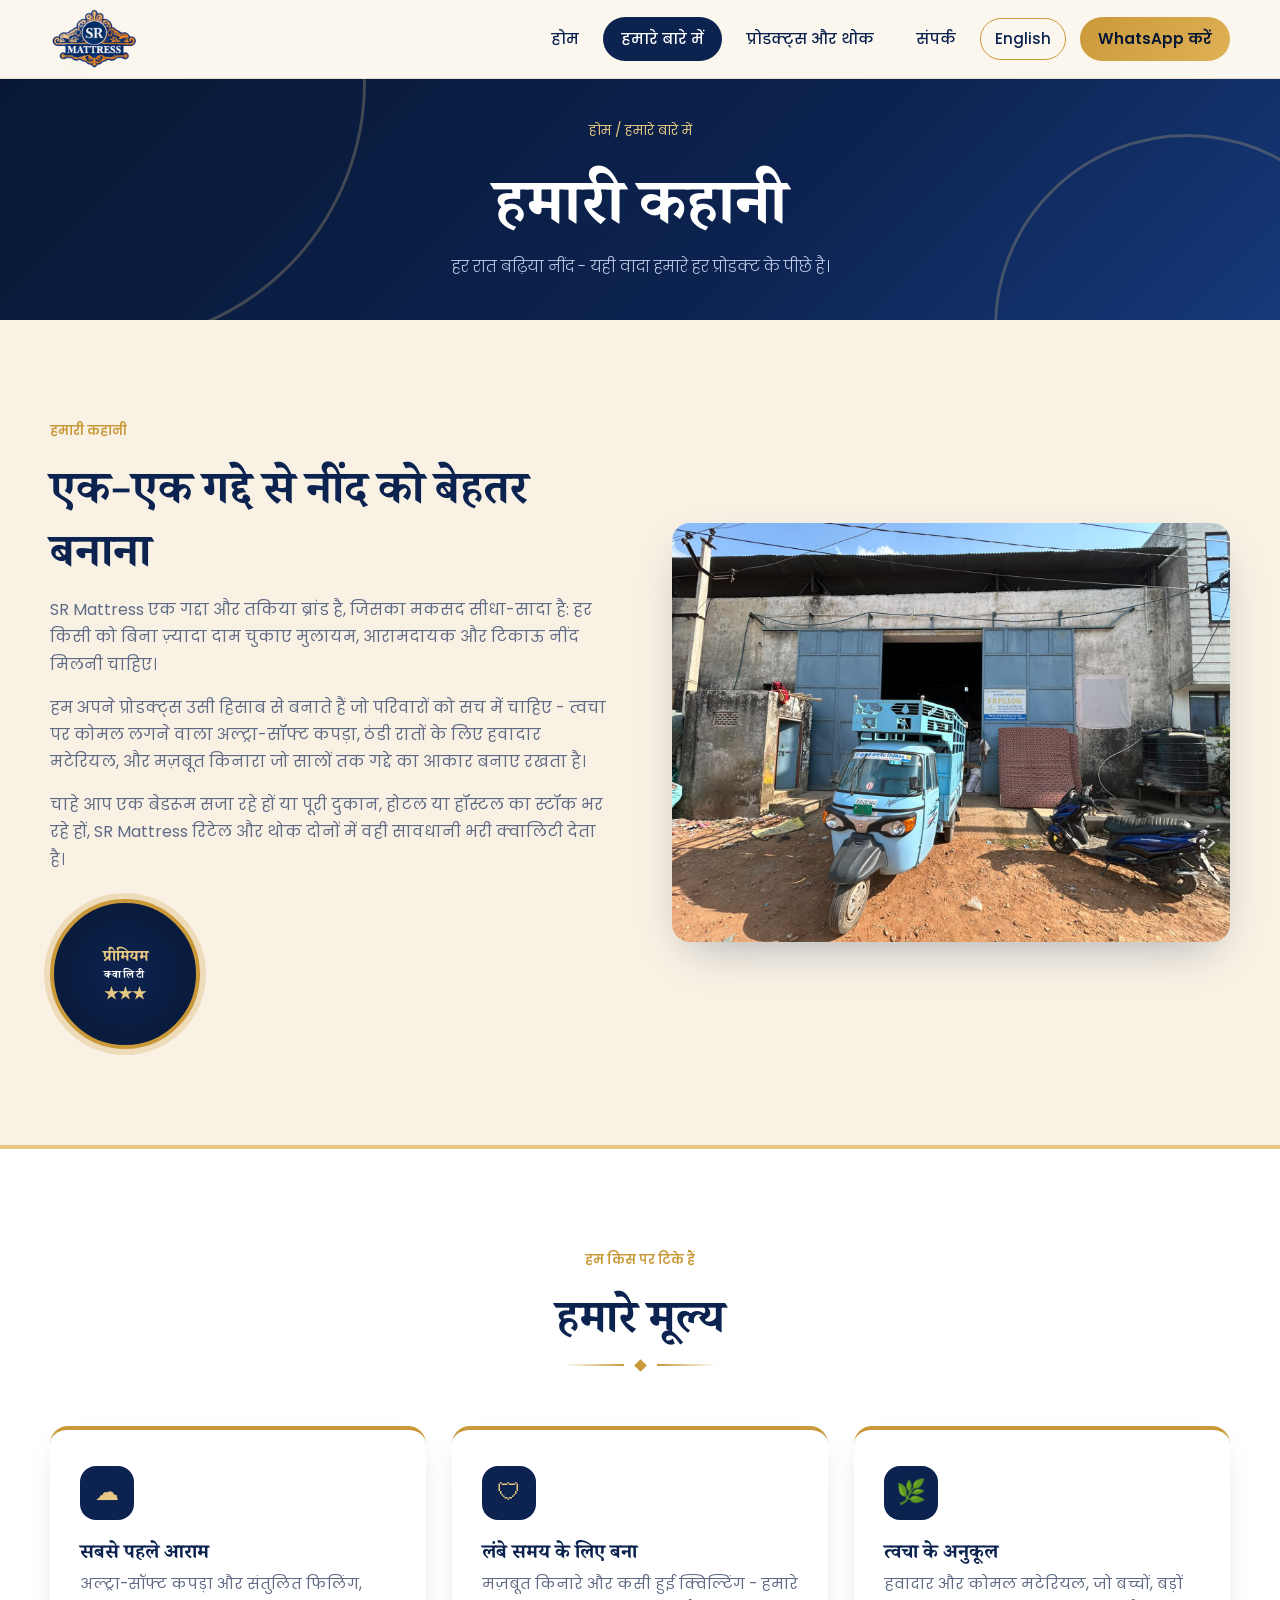
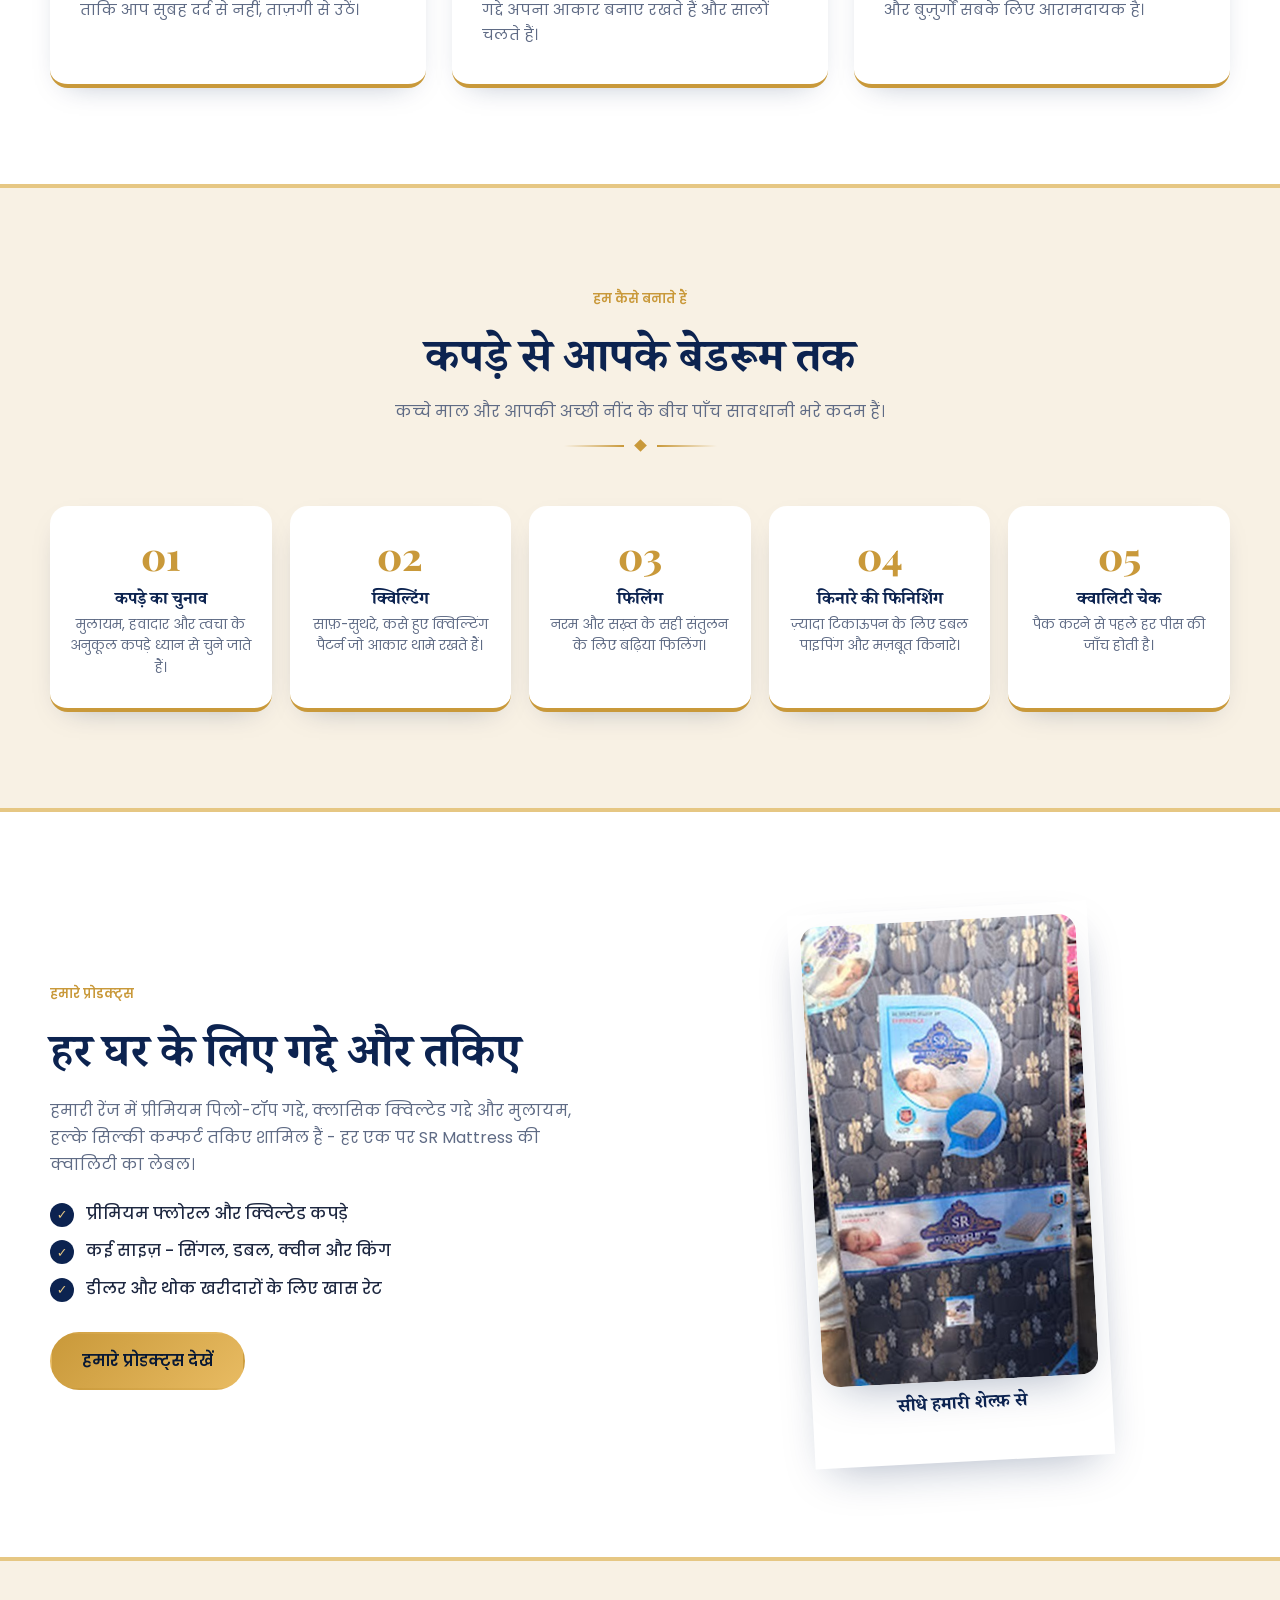
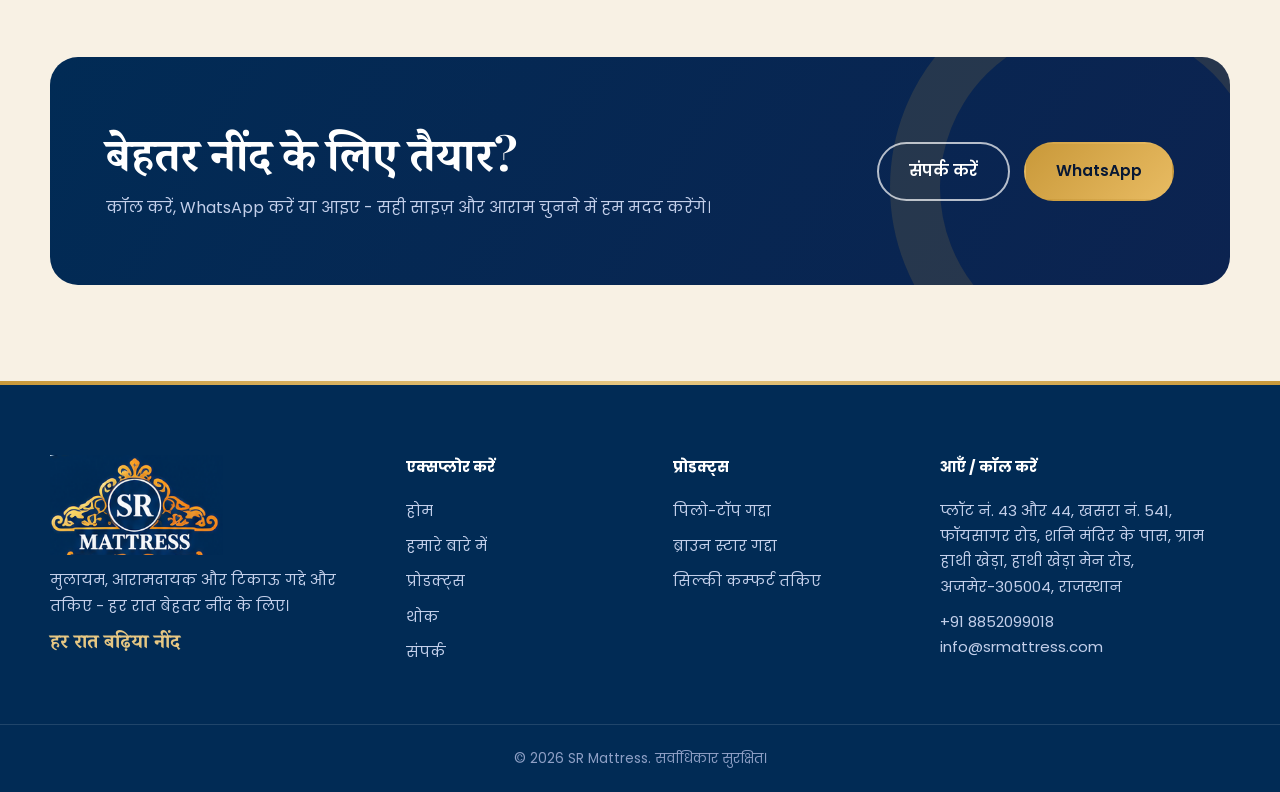
<file: about-hi.html>
<!DOCTYPE html>
<html lang="hi">
<head>
    <meta charset="UTF-8">
    <meta name="viewport" content="width=device-width, initial-scale=1.0">
    <title>SR Mattress के बारे में | अजमेर के गद्दा निर्माता</title>
    <meta name="description" content="जानिए SR Mattress अजमेर में मुलायम, टिकाऊ गद्दे और तकिए कैसे बनाता है।">
    <link rel="alternate" hreflang="en" href="about.html">
    <link rel="alternate" hreflang="hi" href="about-hi.html">
    <link rel="stylesheet" href="style.css">
    <link rel="stylesheet" href="style-hi.css">
</head>
<body>
    <header class="site-header">
        <div class="wrap nav">
            <a aria-label="SR Mattress होम" class="brand" href="index-hi.html">
                <img alt="SR Mattress" src="assets/img/logo-light.png">
            </a>
            <input aria-label="मेनू खोलें/बंद करें" id="nav-toggle" type="checkbox">
            <label class="burger" for="nav-toggle">
                <span></span>
                <span></span>
                <span></span>
            </label>
            <nav class="menu">
                <a href="index-hi.html">होम</a>
                <a class="active" href="about-hi.html">हमारे बारे में</a>
                <a href="products-hi.html">प्रोडक्ट्स और थोक</a>
                <a href="contact-hi.html">संपर्क</a>
                <a class="lang" href="about.html" hreflang="en">English</a>
                <a class="cta" href="https://wa.me/918852099018?text=नमस्ते%20SR%20Mattress" rel="noopener" target="_blank">WhatsApp करें</a>
            </nav>
        </div>
    </header>
    <section class="page-hero">
        <div class="wrap">
            <div class="crumbs"><a href="index-hi.html">होम</a> / हमारे बारे में</div>
            <h1>हमारी कहानी</h1>
            <p>हर रात बढ़िया नींद - यही वादा हमारे हर प्रोडक्ट के पीछे है।</p>
        </div>
    </section>
    <section class="section c1">
        <div class="wrap split">
            <div class="reveal">
                <span class="golden">हमारी कहानी</span>
                <h2>एक-एक गद्दे से नींद को बेहतर बनाना</h2>
                <p>SR Mattress एक गद्दा और तकिया ब्रांड है, जिसका मकसद सीधा-सादा है: हर किसी को बिना ज़्यादा दाम चुकाए मुलायम, आरामदायक और टिकाऊ नींद मिलनी चाहिए।</p>
                <p>हम अपने प्रोडक्ट्स उसी हिसाब से बनाते हैं जो परिवारों को सच में चाहिए - त्वचा पर कोमल लगने वाला अल्ट्रा-सॉफ्ट कपड़ा, ठंडी रातों के लिए हवादार मटेरियल, और मज़बूत किनारा जो सालों तक गद्दे का आकार बनाए रखता है।</p>
                <p>चाहे आप एक बेडरूम सजा रहे हों या पूरी दुकान, होटल या हॉस्टल का स्टॉक भर रहे हों, SR Mattress रिटेल और थोक दोनों में वही सावधानी भरी क्वालिटी देता है।</p>
                <div class="seal">
                    <div>प्रीमियम<span>क्वालिटी</span>&starf;&starf;&starf;</div>
                </div>
            </div>
            <div class="split-img reveal">
                <img alt="SR Mattress फैक्ट्री" src="assets/img/IMG-20261025-WA0032.jpg">
            </div>
        </div>
    </section>
    <section class="section c1" style="background:var(--paper)">
        <div class="wrap">
            <div class="section-head">
                <span class="golden">हम किस पर टिके हैं</span>
                <h2>हमारे मूल्य</h2>
                <div class="divider"><i></i></div>
            </div>
            <div class="values">
                <div class="value reveal">
                    <div class="ic">☁</div>
                    <h3>सबसे पहले आराम</h3>
                    <p>अल्ट्रा-सॉफ्ट कपड़ा और संतुलित फिलिंग, ताकि आप सुबह दर्द से नहीं, ताज़गी से उठें।</p>
                </div>
                <div class="value reveal">
                    <div class="ic">🛡</div>
                    <h3>लंबे समय के लिए बना</h3>
                    <p>मज़बूत किनारे और कसी हुई क्विल्टिंग - हमारे गद्दे अपना आकार बनाए रखते हैं और सालों चलते हैं।</p>
                </div>
                <div class="value reveal">
                    <div class="ic">🌿</div>
                    <h3>त्वचा के अनुकूल</h3>
                    <p>हवादार और कोमल मटेरियल, जो बच्चों, बड़ों और बुज़ुर्गों सबके लिए आरामदायक है।</p>
                </div>
            </div>
        </div>
    </section>
    <section class="section c1">
        <div class="wrap">
            <div class="section-head">
                <span class="golden">हम कैसे बनाते हैं</span>
                <h2>कपड़े से आपके बेडरूम तक</h2>
                <p>कच्चे माल और आपकी अच्छी नींद के बीच पाँच सावधानी भरे कदम हैं।</p>
                <div class="divider"><i></i></div>
            </div>
            <div class="steps">
                <div class="step reveal">
                    <h3>कपड़े का चुनाव</h3>
                    <p>मुलायम, हवादार और त्वचा के अनुकूल कपड़े ध्यान से चुने जाते हैं।</p>
                </div>
                <div class="step reveal">
                    <h3>क्विल्टिंग</h3>
                    <p>साफ़-सुथरे, कसे हुए क्विल्टिंग पैटर्न जो आकार थामे रखते हैं।</p>
                </div>
                <div class="step reveal">
                    <h3>फिलिंग</h3>
                    <p>नरम और सख़्त के सही संतुलन के लिए बढ़िया फिलिंग।</p>
                </div>
                <div class="step reveal">
                    <h3>किनारे की फिनिशिंग</h3>
                    <p>ज़्यादा टिकाऊपन के लिए डबल पाइपिंग और मज़बूत किनारे।</p>
                </div>
                <div class="step reveal">
                    <h3>क्वालिटी चेक</h3>
                    <p>पैक करने से पहले हर पीस की जाँच होती है।</p>
                </div>
            </div>
        </div>
    </section>
    <section class="section c1" style="background:var(--paper)">
        <div class="wrap split rev">
            <div class="split-img">
                <figure class="photo-frame">
                    <img alt="दुकान पर SR Mattress के प्रोडक्ट्स" src="assets/img/shop-photo.jpg">
                    <figcaption>सीधे हमारी शेल्फ़ से</figcaption>
                </figure>
            </div>
            <div class="reveal">
                <span class="golden">हमारे प्रोडक्ट्स</span>
                <h2>हर घर के लिए गद्दे और तकिए</h2>
                <p>हमारी रेंज में प्रीमियम पिलो-टॉप गद्दे, क्लासिक क्विल्टेड गद्दे और मुलायम, हल्के सिल्की कम्फर्ट तकिए शामिल हैं - हर एक पर SR Mattress की क्वालिटी का लेबल।</p>
                <ul class="checks">
                    <li>प्रीमियम फ्लोरल और क्विल्टेड कपड़े</li>
                    <li>कई साइज़ - सिंगल, डबल, क्वीन और किंग</li>
                    <li>डीलर और थोक खरीदारों के लिए खास रेट</li>
                </ul>
                <a class="btn btn-gold" href="products-hi.html">हमारे प्रोडक्ट्स देखें</a>
            </div>
        </div>
    </section>
    <section class="section" style="padding-bottom:0">
        <div class="wrap">
            <div class="cta-band reveal">
                <div>
                    <h2>बेहतर नींद के लिए तैयार?</h2>
                    <p>कॉल करें, WhatsApp करें या आइए - सही साइज़ और आराम चुनने में हम मदद करेंगे।</p>
                </div>
                <div class="actions">
                    <a class="btn btn-ghost" href="contact-hi.html">संपर्क करें</a>
                    <a class="btn btn-gold" href="https://wa.me/918852099018" rel="noopener" target="_blank">WhatsApp</a>
                </div>
            </div>
        </div>
    </section>
    <footer class="site-footer">
        <div class="wrap foot">
            <div>
                <img alt="SR Mattress" src="assets/img/logo-dark.png">
                <p>मुलायम, आरामदायक और टिकाऊ गद्दे और तकिए - हर रात बेहतर नींद के लिए।</p>
                <div class="script-line">हर रात बढ़िया नींद</div>
            </div>
            <div>
                <h4>एक्सप्लोर करें</h4>
                <ul>
                    <li><a href="index-hi.html">होम</a></li>
                    <li><a href="about-hi.html">हमारे बारे में</a></li>
                    <li><a href="products-hi.html">प्रोडक्ट्स</a></li>
                    <li><a href="products-hi.html#wholesale">थोक</a></li>
                    <li><a href="contact-hi.html">संपर्क</a></li>
                </ul>
            </div>
            <div>
                <h4>प्रोडक्ट्स</h4>
                <ul>
                    <li><a href="products-hi.html">पिलो-टॉप गद्दा</a></li>
                    <li><a href="products-hi.html">ब्राउन स्टार गद्दा</a></li>
                    <li><a href="products-hi.html">सिल्की कम्फर्ट तकिए</a></li>
                </ul>
            </div>
            <div>
                <h4>आएँ / कॉल करें</h4>
                <p>प्लॉट नं. 43 और 44, खसरा नं. 541, फॉयसागर रोड, शनि मंदिर के पास, ग्राम हाथी खेड़ा, हाथी खेड़ा मेन रोड, अजमेर-305004, राजस्थान</p>
                <p style="margin-top:10px"><a href="tel:+918852099018">+91 8852099018</a><br>
                    <a href="mailto:info@srmattress.com">info@srmattress.com</a>
                </p>
            </div>
        </div>
        <div class="copy">© 2026 SR Mattress. सर्वाधिकार सुरक्षित।</div>
    </footer>
</body>
</html>
</file>
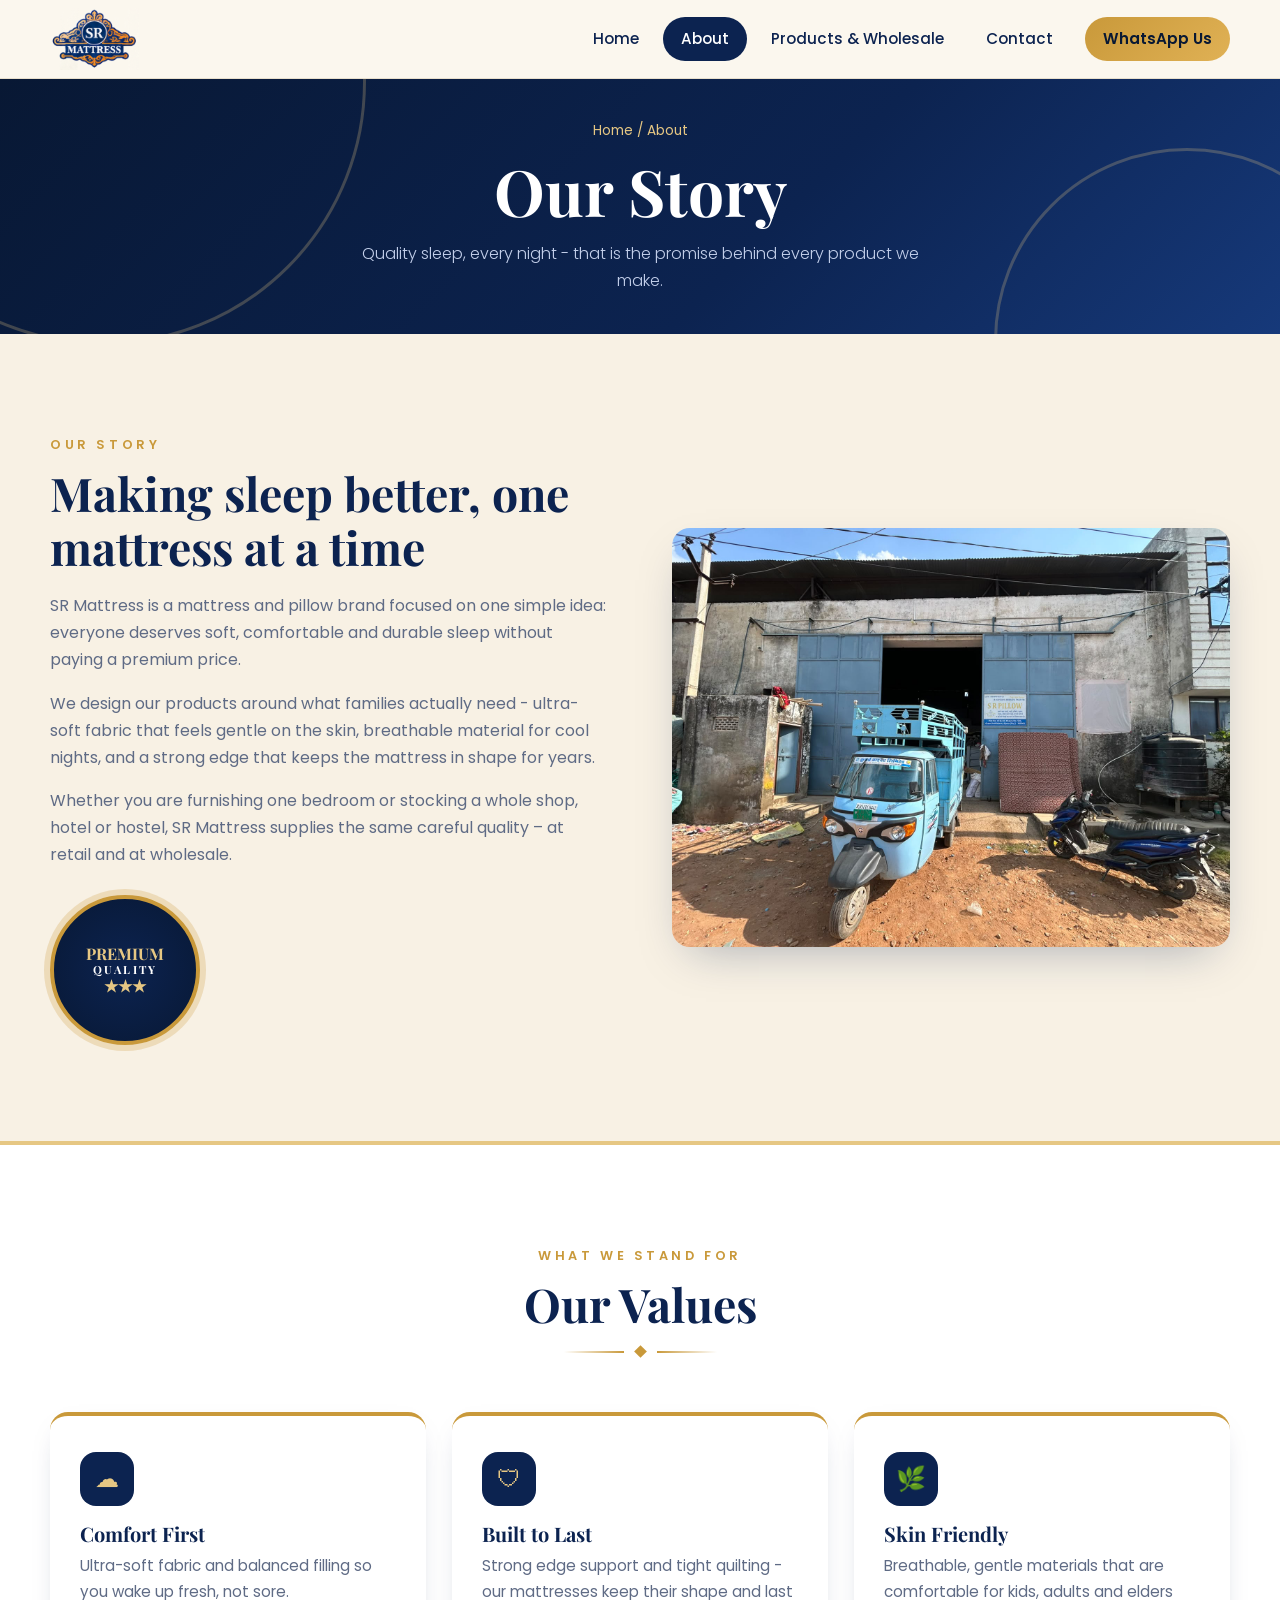
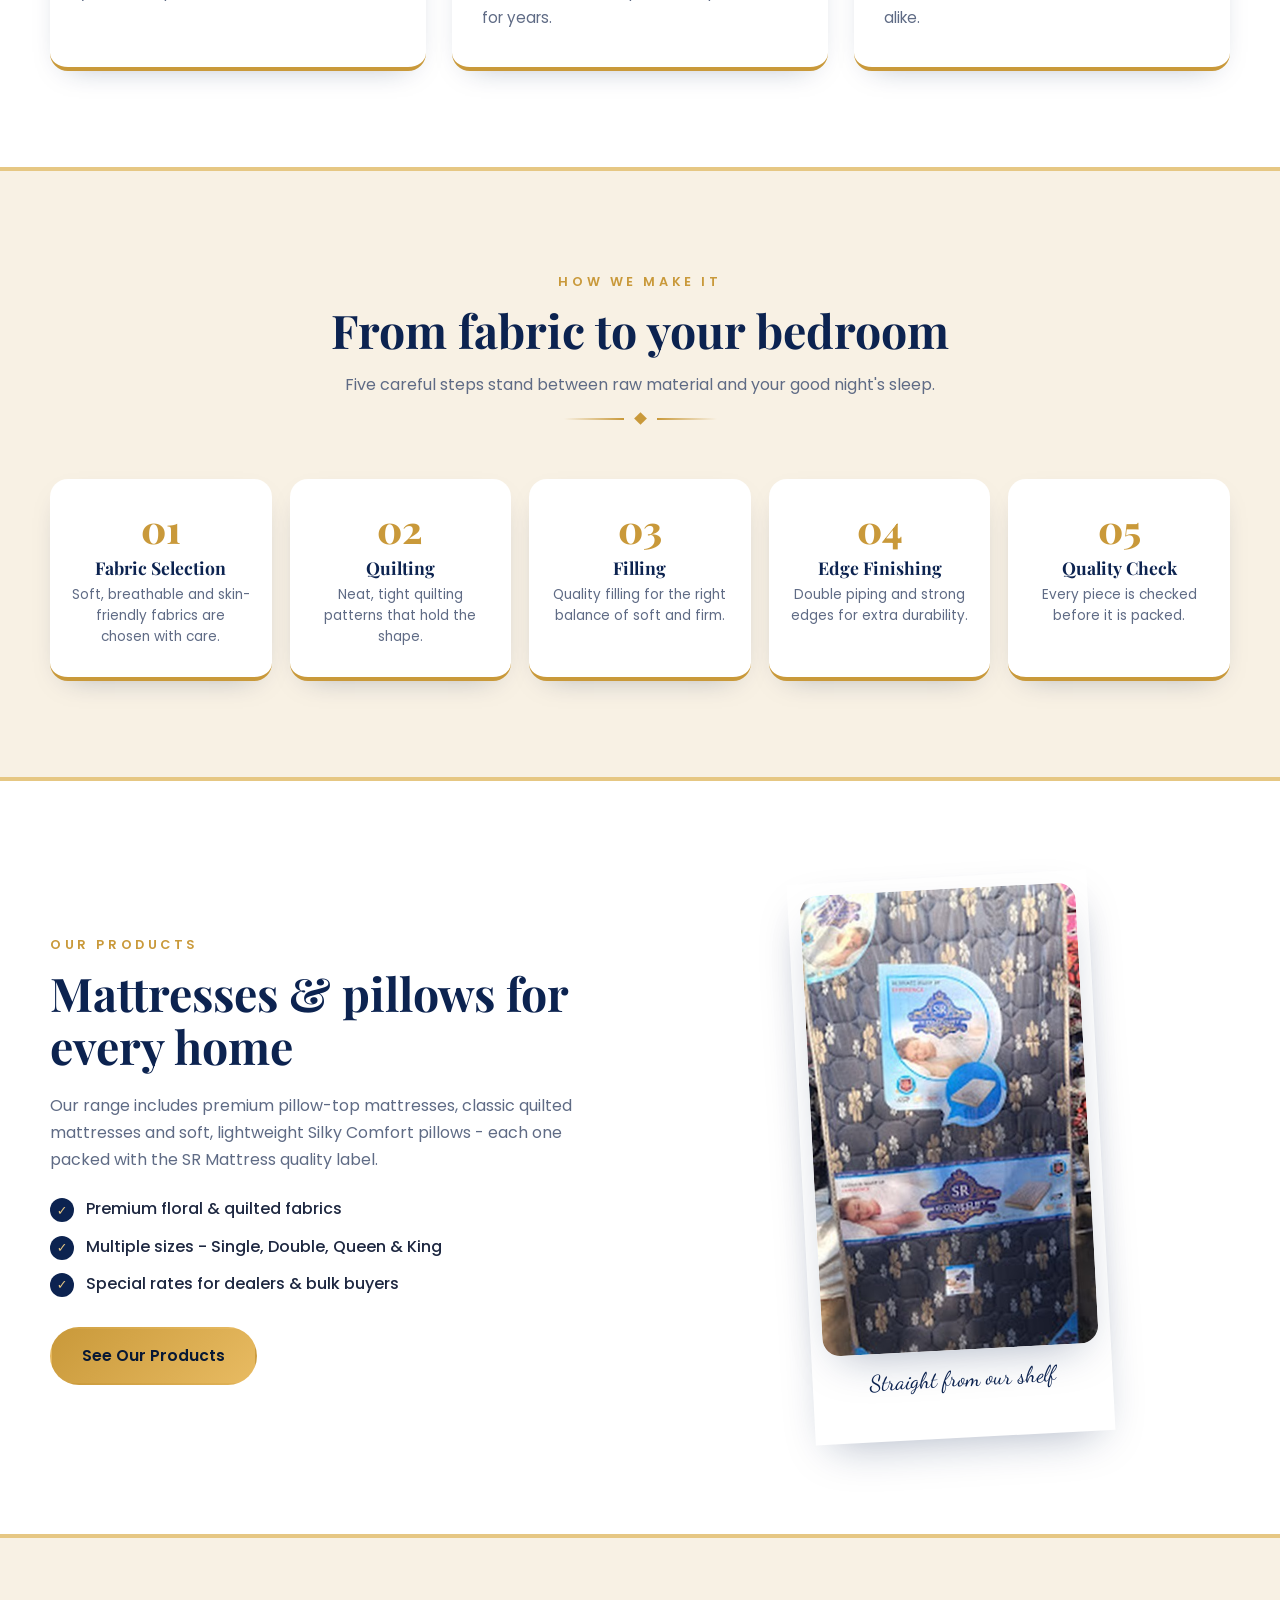
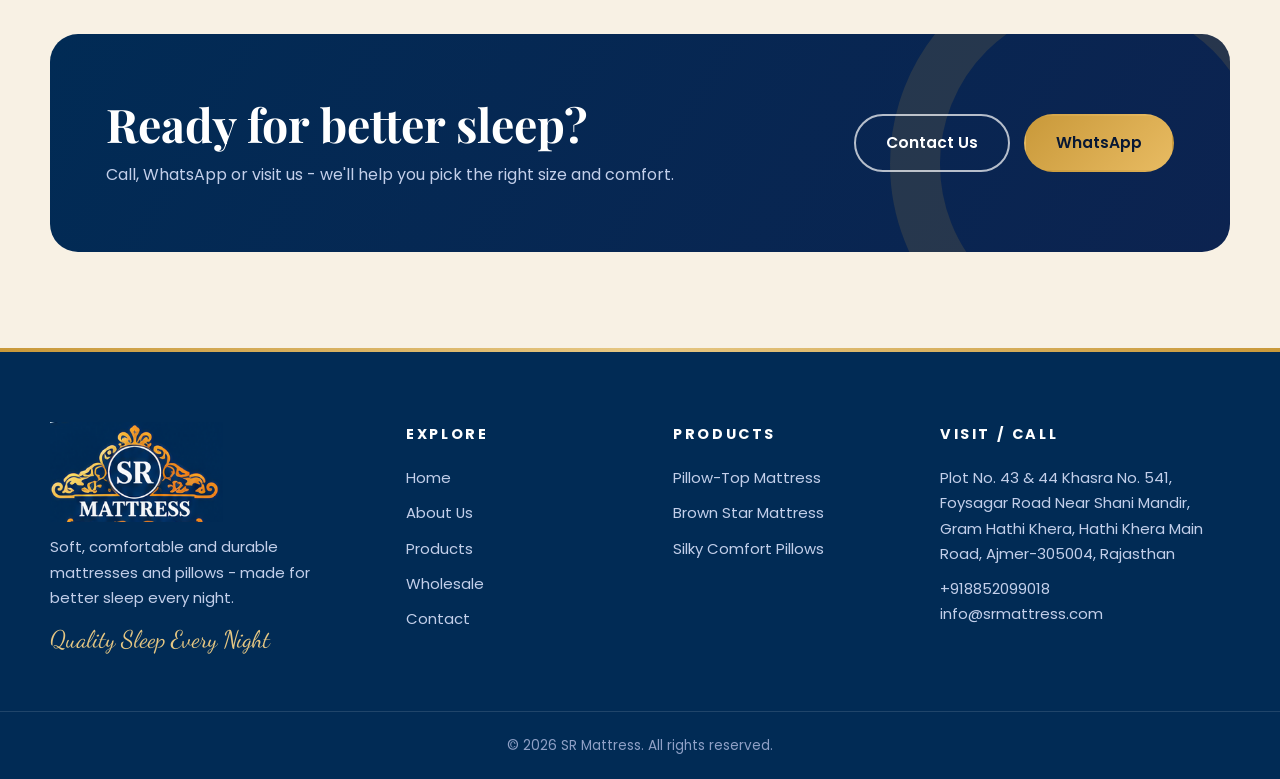
<file: about.html>
<!DOCTYPE html>
<html lang="en">
<head>
    <meta charset="UTF-8">
    <meta name="viewport" content="width=device-width, initial-scale=1.0">
    <title>About SR Mattress | Mattress Makers in Ajmer</title>
    <meta name="description" content="Learn how SR Mattress makes soft, durable mattresses and pillows in Ajmer.">
<meta name="description" content="Call, WhatsApp or visit SR Mattress in Ajmer for prices, wholesale quotes and delivery.">
    <link rel="stylesheet" href="style.css">
</head>
<body>
    <header class="site-header">
        <div class="wrap nav">
            <a aria-label="SR Mattress home" class="brand" href="index.html">
                <img alt="SR Mattress" src="assets/img/logo-light.png">
            </a>
            <input aria-label="Toggle menu" id="nav-toggle" type="checkbox">
            <label class="burger" for="nav-toggle">
                <span></span>
                <span></span>
                <span></span>
            </label>
            <nav class="menu">
                <a href="index.html">Home</a>
                <a class="active" href="about.html">About</a>
                <a href="products.html">Products & Wholesale</a>
                <a href="contact.html">Contact</a>
                <a class="cta" href="https://wa.me/918852099018?text=Hello%20SR%20Mattress" rel="noopener" target="_blank">WhatsApp Us</a>
            </nav>
        </div>
    </header>
    <section class="page-hero">
        <div class="wrap">
            <div class="crumbs">Home / About</div>
            <h1>Our Story</h1>
            <p>Quality sleep, every night - that is the promise behind every product we make.</p>
        </div>
    </section>
    <section class="section c1">
        <div class="wrap split">
            <div class="reveal">
                <span class="golden">Our Story</span>
                <h2>Making sleep better, one mattress at a time</h2>
                <p>SR Mattress is a mattress and pillow brand focused on one simple idea: everyone deserves soft, comfortable and durable sleep without paying a premium price.</p>
                <p>We design our products around what families actually need - ultra-soft fabric that feels gentle on the skin,       breathable material for cool nights, and a strong edge that keeps the mattress in shape for years.</p>
                <p>Whether you are furnishing one bedroom or stocking a whole shop, hotel or hostel, SR Mattress supplies the same careful quality &ndash; at retail and at wholesale.</p>
                <div class="seal">
                    <div>PREMIUM<span>QUALITY</span>&starf;&starf;&starf;</div>
                </div>
            </div>
            <div class="split-img reveal">
                <img alt="SR Mattress Factory" src="assets/img/IMG-20261025-WA0032.jpg">
            </div>
        </div>
    </section>
    <section class="section c1" style="background:var(--paper)">
        <div class="wrap">
            <div class="section-head">
                <span class="golden">What We Stand For</span>
                <h2>Our Values</h2>
                <div class="divider"><i></i></div>
            </div>
            <div class="values">
                <div class="value reveal">
                    <div class="ic">☁</div>
                    <h3>Comfort First</h3>
                    <p>Ultra-soft fabric and balanced filling so you wake up fresh, not sore.</p>
                </div>
                <div class="value reveal">
                    <div class="ic">🛡</div>
                    <h3>Built to Last</h3>
                    <p>Strong edge support and tight quilting - our mattresses keep their shape and last for years.</p>
                </div>
                <div class="value reveal">
                    <div class="ic">🌿</div>
                    <h3>Skin Friendly</h3>
                    <p>Breathable, gentle materials that are comfortable for kids, adults and elders alike.</p>
                </div>
            </div>
        </div>
    </section>
    <section class="section c1">
        <div class="wrap">
            <div class="section-head">
                <span class="golden">How We Make It</span>
                <h2>From fabric to your bedroom</h2>
                <p>Five careful steps stand between raw material and your good night's sleep.</p>
                <div class="divider"><i></i></div>
            </div>
            <div class="steps">
                <div class="step reveal">
                    <h3>Fabric Selection</h3>
                    <p>Soft, breathable and skin-friendly fabrics are chosen with care.</p>
                </div>
                <div class="step reveal">
                    <h3>Quilting</h3>
                    <p>Neat, tight quilting patterns that hold the shape.</p>
                </div>
                <div class="step reveal">
                    <h3>Filling</h3>
                    <p>Quality filling for the right balance of soft and firm.</p>
                </div>
                <div class="step reveal">
                    <h3>Edge Finishing</h3>
                    <p>Double piping and strong edges for extra durability.</p>
                </div>
                <div class="step reveal">
                    <h3>Quality Check</h3>
                    <p>Every piece is checked before it is packed.</p>
                </div>
            </div>
        </div>
    </section>
    <section class="section c1" style="background:var(--paper)">
        <div class="wrap split rev">
            <div class="split-img">
                <figure class="photo-frame">
                    <img alt="SR Mattress products at the shop" src="assets/img/shop-photo.jpg">
                    <figcaption>Straight from our shelf</figcaption>
                </figure>
            </div>
            <div class="reveal">
                <span class="golden">Our Products</span>
                <h2>Mattresses & pillows for every home</h2>
                <p>Our range includes premium pillow-top mattresses, classic quilted mattresses and soft, lightweight Silky Comfort pillows - each one packed with the SR Mattress quality label.</p>
                <ul class="checks">
                    <li>Premium floral & quilted fabrics</li>
                    <li>Multiple sizes - Single, Double, Queen & King</li>
                    <li>Special rates for dealers & bulk buyers</li>
                </ul>
                <a class="btn btn-gold" href="products.html">See Our Products</a>
            </div>
        </div>
    </section>
    <section class="section" style="padding-bottom:0">
        <div class="wrap">
            <div class="cta-band reveal">
                <div>
                    <h2>Ready for better sleep?</h2>
                    <p>Call, WhatsApp or visit us - we'll help you pick the right size and comfort.</p>
                </div>
                <div class="actions">
                    <a class="btn btn-ghost" href="contact.html">Contact Us</a>
                    <a class="btn btn-gold" href="https://wa.me/918852099018" rel="noopener" target="_blank">WhatsApp</a>
                </div>
            </div>
        </div>
    </section>
    <footer class="site-footer">
        <div class="wrap foot">
            <div>
                <img alt="SR Mattress" src="assets/img/logo-dark.png">
                <p>Soft, comfortable and durable mattresses and pillows - made for better sleep every night.</p>
                <div class="script-line">Quality Sleep Every Night</div>
            </div>
            <div>
                <h4>Explore</h4>
                <ul>
                    <li><a href="index.html">Home</a></li>
                    <li><a href="about.html">About Us</a></li>
                    <li><a href="products.html">Products</a></li>
                    <li><a href="products.html#wholesale">Wholesale</a></li>
                    <li><a href="contact.html">Contact</a></li>
                </ul>
            </div>
            <div>
                <h4>Products</h4>
                <ul>
                    <li><a href="products.html">Pillow-Top Mattress</a></li>
                    <li><a href="products.html">Brown Star Mattress</a></li>
                    <li><a href="products.html">Silky Comfort Pillows</a></li>
                </ul>
            </div>
            <div>
                <h4>Visit / Call</h4>
                <p>Plot No. 43 & 44 Khasra No. 541, Foysagar Road Near Shani Mandir, Gram Hathi Khera, Hathi Khera Main Road, Ajmer-305004, Rajasthan</p>
                <p style="margin-top:10px"><a href="tel:+918852099018">+918852099018</a><br>
                    <a href="mailto:info@srmattress.com">info@srmattress.com</a>
                </p>
            </div>
        </div>
        <div class="copy">© 2026 SR Mattress. All rights reserved.</div>
    </footer>
</body>
</html>
</file>
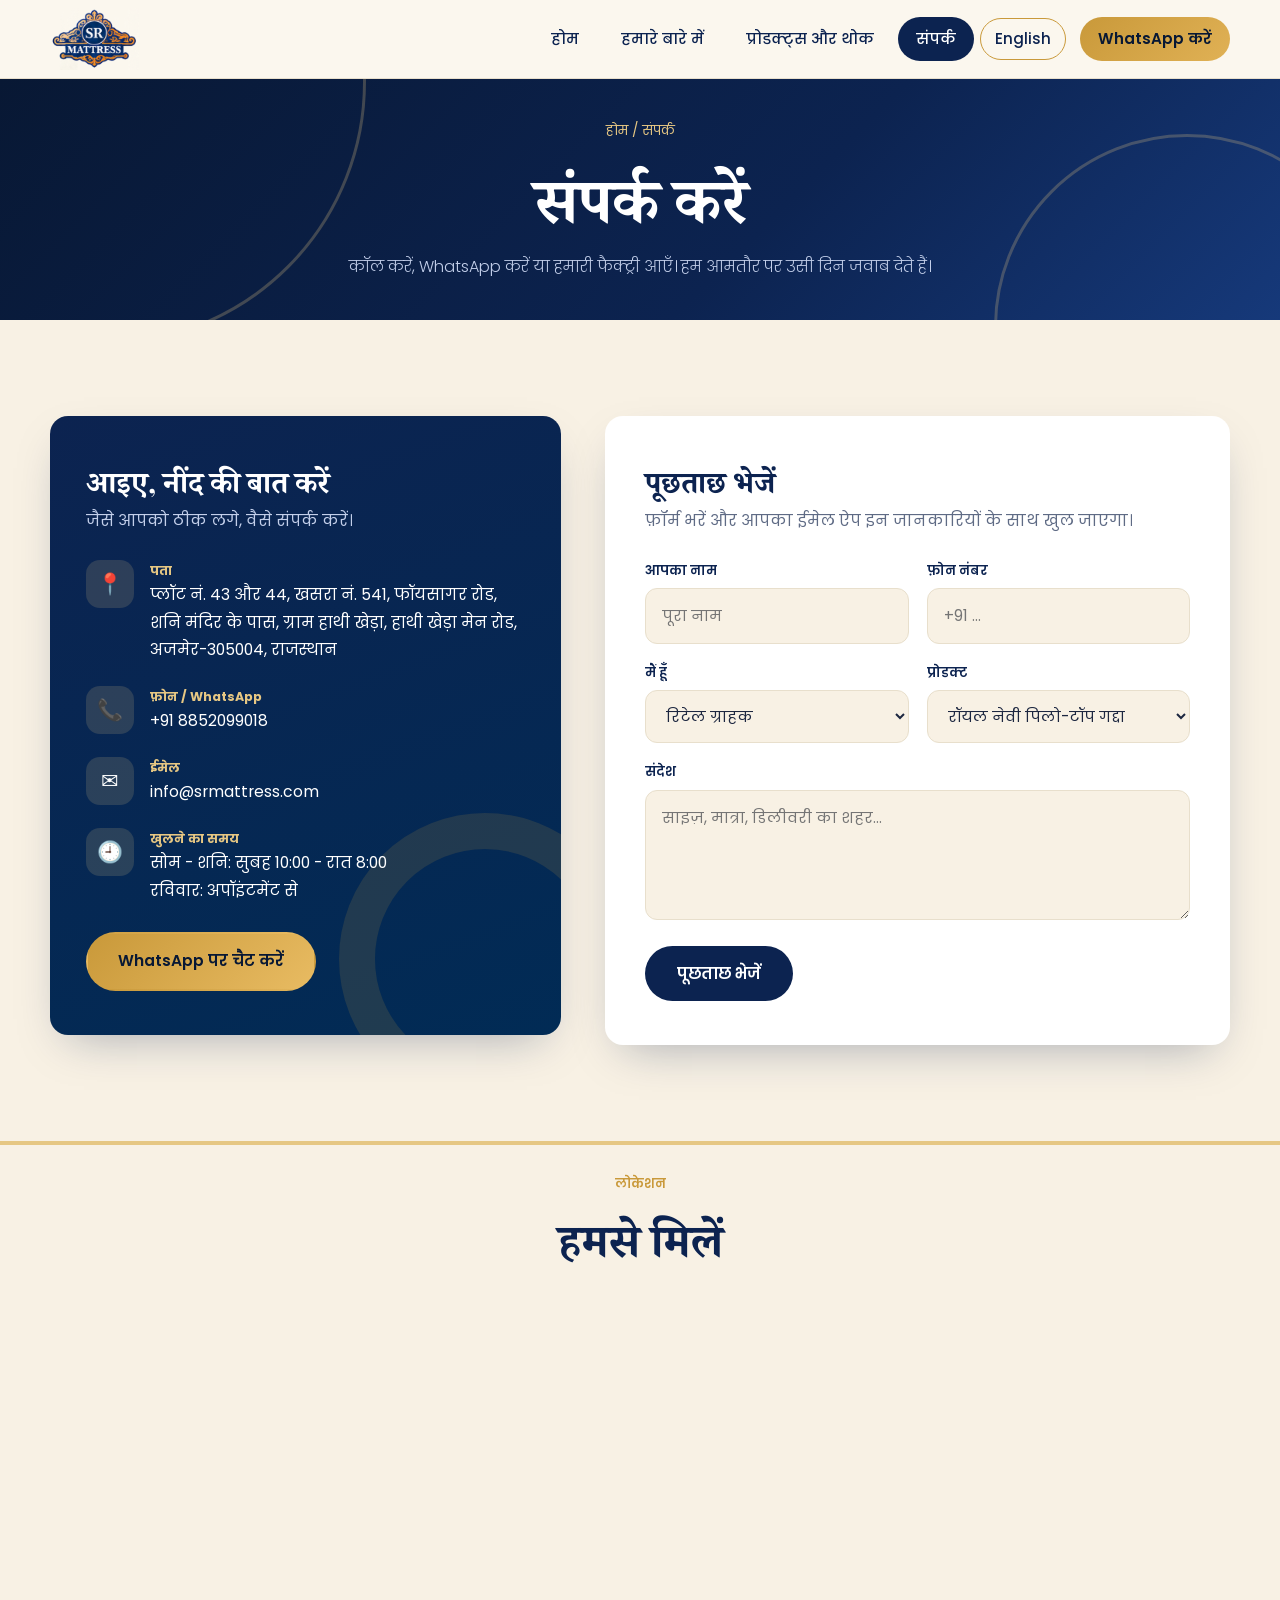
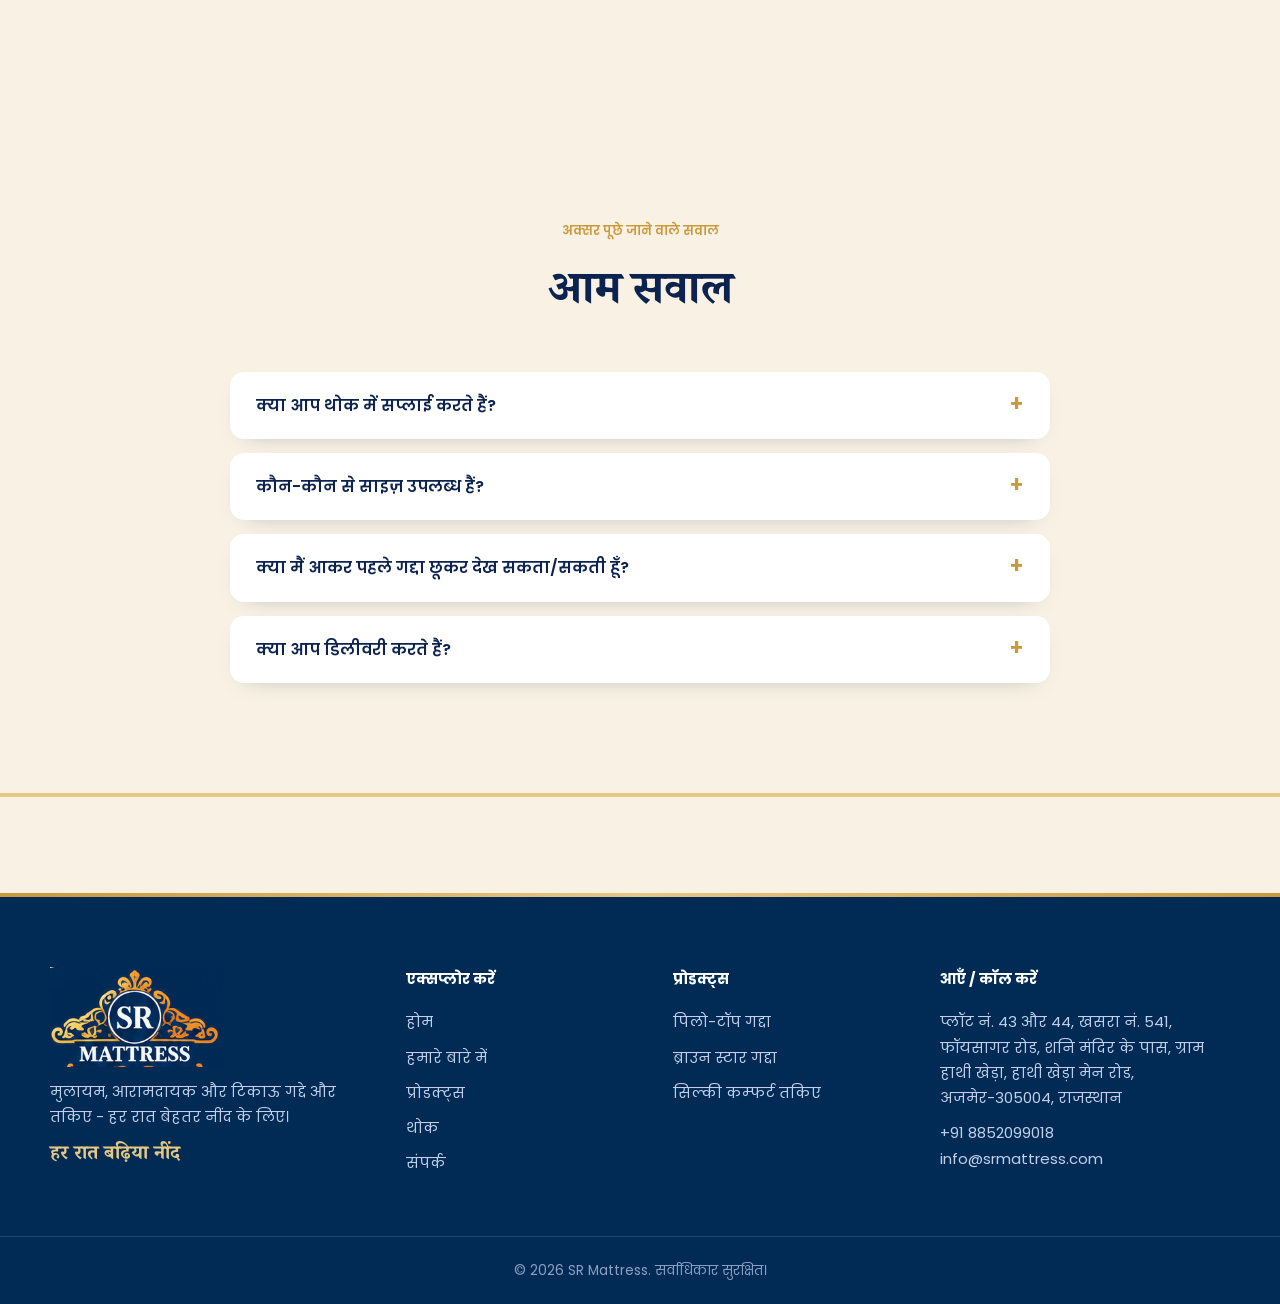
<file: contact-hi.html>
<!DOCTYPE html>
<html lang="hi">
<head>
    <meta charset="UTF-8">
    <meta name="viewport" content="width=device-width, initial-scale=1.0">
    <title>SR Mattress से संपर्क | अजमेर में कॉल, WhatsApp या विज़िट करें</title>
    <meta name="description" content="दाम, थोक कोटेशन और डिलीवरी के लिए अजमेर में SR Mattress को कॉल, WhatsApp करें या दुकान पर आएँ।">
    <link rel="alternate" hreflang="en" href="contact.html">
    <link rel="alternate" hreflang="hi" href="contact-hi.html">
    <link rel="stylesheet" href="style.css">
    <link rel="stylesheet" href="style-hi.css">
</head>
<body>
    <header class="site-header">
        <div class="wrap nav">
            <a aria-label="SR Mattress होम" class="brand" href="index-hi.html">
                <img alt="SR Mattress" src="assets/img/logo-light.png">
            </a>
            <input aria-label="मेनू खोलें/बंद करें" id="nav-toggle" type="checkbox">
            <label class="burger" for="nav-toggle">
                <span></span>
                <span></span>
                <span></span>
            </label>
            <nav class="menu">
                <a href="index-hi.html">होम</a>
                <a href="about-hi.html">हमारे बारे में</a>
                <a href="products-hi.html">प्रोडक्ट्स और थोक</a>
                <a class="active" href="contact-hi.html">संपर्क</a>
                <a class="lang" href="contact.html" hreflang="en">English</a>
                <a class="cta" href="https://wa.me/918852099018?text=नमस्ते%20SR%20Mattress" rel="noopener" target="_blank">WhatsApp करें</a>
            </nav>
        </div>
    </header>
    <section class="page-hero">
        <div class="wrap">
            <div class="crumbs"><a href="index-hi.html">होम</a> / संपर्क</div>
            <h1>संपर्क करें</h1>
            <p>कॉल करें, WhatsApp करें या हमारी फैक्ट्री आएँ। हम आमतौर पर उसी दिन जवाब देते हैं।</p>
        </div>
    </section>
    <section class="section c1">
        <div class="wrap contact-grid">
            <div class="info-card reveal">
                <h2>आइए, नींद की बात करें</h2>
                <p>जैसे आपको ठीक लगे, वैसे संपर्क करें।</p>
                <div class="info-item">
                    <div class="ic">📍</div>
                    <div>
                        <b>पता</b>
                        <span>प्लॉट नं. 43 और 44, खसरा नं. 541, फॉयसागर रोड, शनि मंदिर के पास, ग्राम हाथी खेड़ा, हाथी खेड़ा मेन रोड, अजमेर-305004, राजस्थान</span>
                    </div>
                </div>
                <div class="info-item">
                    <div class="ic">📞</div>
                    <div>
                        <b>फ़ोन / WhatsApp</b>
                        <a href="tel:+918852099018">+91 8852099018</a>
                    </div>
                </div>
                <div class="info-item">
                    <div class="ic">✉</div>
                    <div>
                        <b>ईमेल</b>
                        <a href="mailto:info@srmattress.com">info@srmattress.com</a>
                    </div>
                </div>
                <div class="info-item">
                    <div class="ic">🕘</div>
                    <div>
                        <b>खुलने का समय</b>
                        <span>सोम - शनि: सुबह 10:00 - रात 8:00<br>रविवार: अपॉइंटमेंट से</span>
                    </div>
                </div>
                <a class="btn btn-gold" href="https://wa.me/918852099018?text=नमस्ते%20SR%20Mattress" rel="noopener" style="position:relative;z-index:1;margin-top:6px" target="_blank">WhatsApp पर चैट करें</a>
            </div>
            <form action="mailto:info@srmattress.com" class="form-card reveal" enctype="text/plain" method="post">
                <h2>पूछताछ भेजें</h2>
                <p>फ़ॉर्म भरें और आपका ईमेल ऐप इन जानकारियों के साथ खुल जाएगा।</p>
                <div class="row2">
                    <div class="field">
                        <label for="n">आपका नाम</label>
                        <input id="n" name="Name" placeholder="पूरा नाम" required="">
                    </div>
                    <div class="field">
                        <label for="p">फ़ोन नंबर</label>
                        <input id="p" name="Phone" placeholder="+91 ..." required="" type="tel">
                    </div>
                </div>
                <div class="row2">
                    <div class="field">
                        <label for="t">मैं हूँ</label>
                        <select id="t" name="Type">
                            <option>रिटेल ग्राहक</option>
                            <option>डीलर / दुकानदार</option>
                            <option>होटल / हॉस्टल / व्यवसाय</option>
                        </select>
                    </div>
                    <div class="field">
                        <label for="pr">प्रोडक्ट</label>
                        <select id="pr" name="Product">
                            <option>रॉयल नेवी पिलो-टॉप गद्दा</option>
                            <option>क्लासिक ब्राउन स्टार गद्दा</option>
                            <option>सिल्की कम्फर्ट तकिए</option>
                            <option>अभी तय नहीं किया</option>
                        </select>
                    </div>
                </div>
                <div class="field">
                    <label for="m">संदेश</label>
                    <textarea id="m" name="Message" placeholder="साइज़, मात्रा, डिलीवरी का शहर..."></textarea>
                </div>
                <button class="btn btn-navy" type="submit">पूछताछ भेजें</button>
            </form>
        </div>
    </section>
    <section class="section c1" style="padding-top:0">
        <div class="wrap" style="max-width:820px;">
            <div class="section-head" style="margin-top: 3%;">
                <span class="golden">लोकेशन</span>
                <h2>हमसे मिलें</h2>
            </div>
            <div class="map" style="display: grid; place-items: center;">
                <iframe src="https://www.google.com/maps/embed?pb=!1m16!1m12!1m3!1d57145.23152056956!2d74.63514534771359!3d26.469361679549973!2m3!1f0!2f0!3f0!3m2!1i1024!2i768!4f13.1!2m1!1ssr%20mattress%20ajmer!5e0!3m2!1shi!2sin!4v1792653173218!5m2!1shi!2sin" title="अजमेर में SR Mattress की लोकेशन" style="border:0;" allowfullscreen="" loading="lazy" referrerpolicy="strict-origin-when-cross-origin"></iframe>
            </div>
            <div class="section-head" style="margin-top: 5%;">
                <span class="golden">अक्सर पूछे जाने वाले सवाल</span>
                <h2>आम सवाल</h2>
            </div>
            <div class="faq">
                <details>
                    <summary>क्या आप थोक में सप्लाई करते हैं?</summary>
                    <p>हाँ। हम डीलरों, दुकानों, होटलों और हॉस्टलों को सप्लाई करते हैं। थोक स्लैब 10 पीस से शुरू होते हैं - प्रोडक्ट्स और थोक पेज देखें।</p>
                </details>
                <details>
                    <summary>कौन-कौन से साइज़ उपलब्ध हैं?</summary>
                    <p>सिंगल, डबल, क्वीन और किंग साइज़ उपलब्ध हैं। माँगने पर कस्टम साइज़ भी बनाए जा सकते हैं।</p>
                </details>
                <details>
                    <summary>क्या मैं आकर पहले गद्दा छूकर देख सकता/सकती हूँ?</summary>
                    <p>बिल्कुल - खुलने के समय में आइए और खुद गद्दे आज़माकर देखिए।</p>
                </details>
                <details>
                    <summary>क्या आप डिलीवरी करते हैं?</summary>
                    <p>हाँ, डिलीवरी की व्यवस्था की जा सकती है। पूछताछ करते समय अपना शहर बताएँ, हम चार्ज की जानकारी देंगे।</p>
                </details>
            </div>
        </div>
    </section>
    <footer class="site-footer">
        <div class="wrap foot">
            <div>
                <img alt="SR Mattress" src="assets/img/logo-dark.png">
                <p>मुलायम, आरामदायक और टिकाऊ गद्दे और तकिए - हर रात बेहतर नींद के लिए।</p>
                <div class="script-line">हर रात बढ़िया नींद</div>
            </div>
            <div>
                <h4>एक्सप्लोर करें</h4>
                <ul>
                    <li><a href="index-hi.html">होम</a></li>
                    <li><a href="about-hi.html">हमारे बारे में</a></li>
                    <li><a href="products-hi.html">प्रोडक्ट्स</a></li>
                    <li><a href="products-hi.html#wholesale">थोक</a></li>
                    <li><a href="contact-hi.html">संपर्क</a></li>
                </ul>
            </div>
            <div>
                <h4>प्रोडक्ट्स</h4>
                <ul>
                    <li><a href="products-hi.html">पिलो-टॉप गद्दा</a></li>
                    <li><a href="products-hi.html">ब्राउन स्टार गद्दा</a></li>
                    <li><a href="products-hi.html">सिल्की कम्फर्ट तकिए</a></li>
                </ul>
            </div>
            <div>
                <h4>आएँ / कॉल करें</h4>
                <p>प्लॉट नं. 43 और 44, खसरा नं. 541, फॉयसागर रोड, शनि मंदिर के पास, ग्राम हाथी खेड़ा, हाथी खेड़ा मेन रोड, अजमेर-305004, राजस्थान</p>
                <p style="margin-top:10px"><a href="tel:+918852099018">+91 8852099018</a><br>
                    <a href="mailto:info@srmattress.com">info@srmattress.com</a>
                </p>
            </div>
        </div>
        <div class="copy">© 2026 SR Mattress. सर्वाधिकार सुरक्षित।</div>
    </footer>
</body>
</html>
</file>
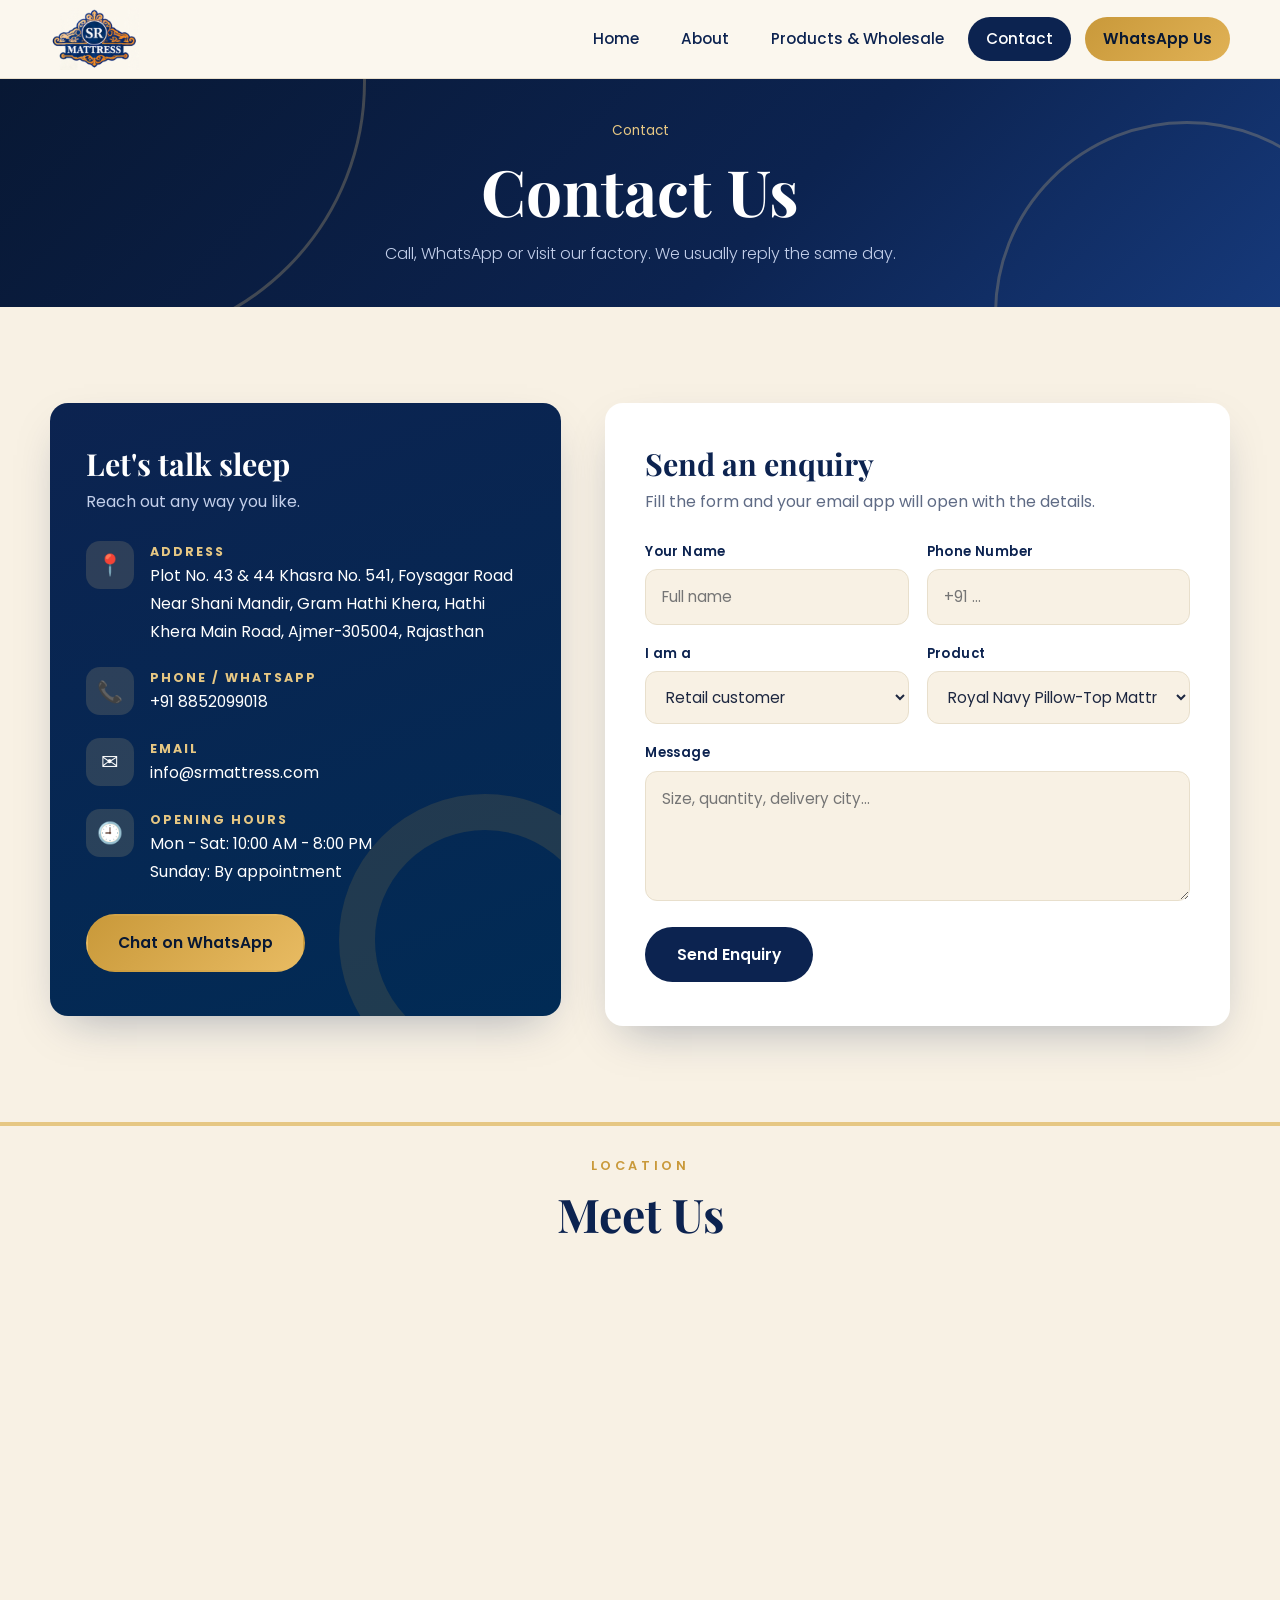
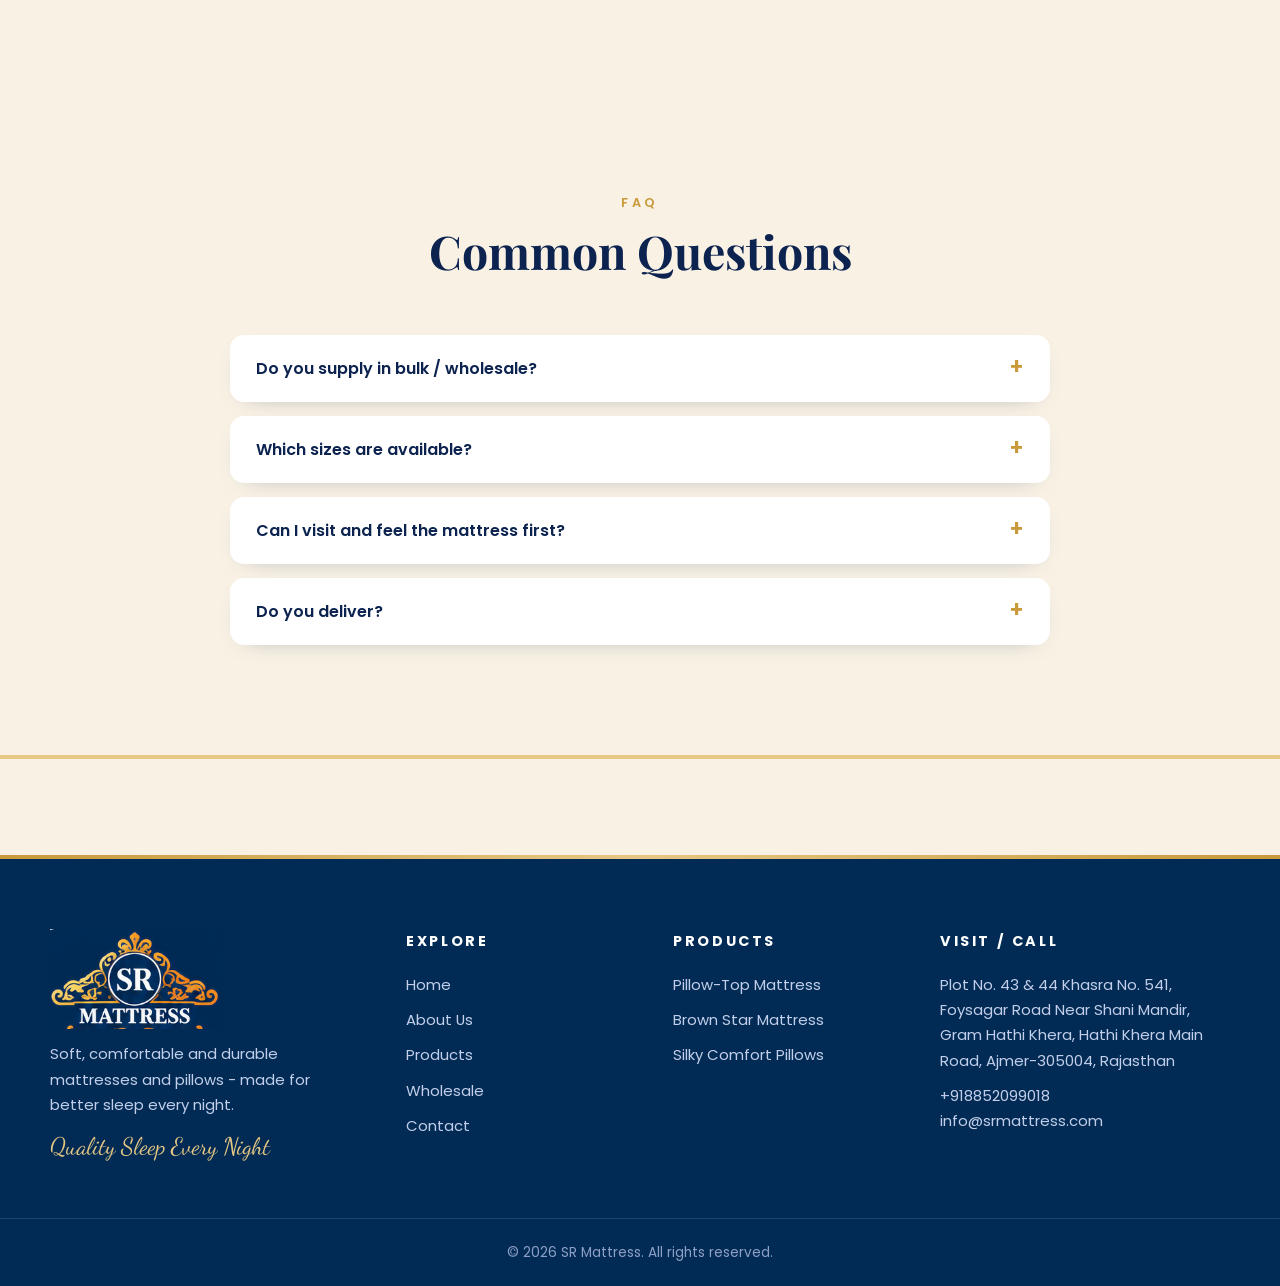
<file: contact.html>
<!DOCTYPE html>
<html lang="en">
<head>
    <meta charset="UTF-8">
    <meta name="viewport" content="width=device-width, initial-scale=1.0">
    <title>Contact SR Mattress | Call, WhatsApp or Visit in Ajmer</title>
    <meta name="description" content="Call, WhatsApp or visit SR Mattress in Ajmer for prices, wholesale quotes and delivery.">
    <link rel="stylesheet" href="style.css">
</head>
<body>
    <header class="site-header">
        <div class="wrap nav">
            <a aria-label="SR Mattress home" class="brand" href="index.html">
                <img alt="SR Mattress" src="assets/img/logo-light.png">
            </a>
            <input aria-label="Toggle menu" id="nav-toggle" type="checkbox">
            <label class="burger" for="nav-toggle">
                <span></span>
                <span></span>
                <span></span>
            </label>
            <nav class="menu">
                <a href="index.html">Home</a>
                <a href="about.html">About</a>
                <a href="products.html">Products & Wholesale</a>
                <a class="active" href="contact.html">Contact</a>
                <a class="cta" href="https://wa.me/918852099018?text=Hello%20SR%20Mattress" rel="noopener" target="_blank">WhatsApp Us</a>
            </nav>
        </div>
    </header>
    <section class="page-hero">
        <div class="wrap">
            <div class="crumbs">Contact</div>
            <h1>Contact Us</h1>
            <p>Call, WhatsApp or visit our factory. We usually reply the same day.</p>
    </div>
    </section>
    <section class="section c1">
        <div class="wrap contact-grid">
            <div class="info-card reveal">
                <h2>Let's talk sleep</h2>
                <p>Reach out any way you like.</p>
                <div class="info-item">
                    <div class="ic">📍</div>
                    <div>
                        <b>Address</b>
                        <span>Plot No. 43 & 44 Khasra No. 541, Foysagar Road Near Shani Mandir, Gram Hathi Khera, Hathi Khera Main Road, Ajmer-305004, Rajasthan</span>
                    </div>
                </div>
                <div class="info-item">
                    <div class="ic">📞</div>
                    <div>
                        <b>Phone / WhatsApp</b>
                        <a href="tel:+918852099018">+91 8852099018</a>
                    </div>
                </div>
                <div class="info-item">
                    <div class="ic">✉</div>
                    <div>
                        <b>Email</b>
                        <a href="mailto:info@srmattress.com">info@srmattress.com</a>
                    </div>
                </div>
                <div class="info-item">
                    <div class="ic">🕘</div>
                    <div>
                        <b>Opening Hours</b>
                        <span>Mon - Sat: 10:00 AM - 8:00 PM<br>Sunday: By appointment</span>
                    </div>
                </div>
                <a class="btn btn-gold" href="https://wa.me/918852099018?text=Hello%20SR%20Mattress" rel="noopener" style="position:relative;z-index:1;margin-top:6px" target="_blank">Chat on WhatsApp</a>
            </div>
            <form action="mailto:info@srmattress.com" class="form-card reveal" enctype="text/plain" method="post">
                <h2>Send an enquiry</h2>
                <p>Fill the form and your email app will open with the details.</p>
                <div class="row2">
                    <div class="field">
                        <label for="n">Your Name</label>
                        <input id="n" name="Name" placeholder="Full name" required="">
                    </div>
                    <div class="field">
                        <label for="p">Phone Number</label>
                        <input id="p" name="Phone" placeholder="+91 ..." required="" type="tel">
                    </div>
                </div>
                <div class="row2">
                    <div class="field">
                        <label for="t">I am a</label>
                        <select id="t" name="Type">
                            <option>Retail customer</option>
                            <option>Dealer / Shop owner</option>
                            <option>Hotel / Hostel / Business</option>
                        </select>
                    </div>
                    <div class="field">
                        <label for="pr">Product</label>
                        <select id="pr" name="Product">
                            <option>Royal Navy Pillow-Top Mattress</option>
                            <option>Classic Brown Star Mattress</option>
                            <option>Silky Comfort Pillows</option>
                            <option>Not sure yet</option>
                        </select>
                    </div>
                </div>
                <div class="field">
                    <label for="m">Message</label>
                    <textarea id="m" name="Message" placeholder="Size, quantity, delivery city..."></textarea>
                </div>
                <button class="btn btn-navy" type="submit">Send Enquiry</button>
            </form>
        </div>
    </section>
    <section class="section c1" style="padding-top:0">
        <div class="wrap" style="max-width:820px;">
            <div class="section-head" style="margin-top: 3%;">
                <span class="golden">Location</span>
                <h2>Meet Us</h2>
        </div>
        <div class="map" style="display: grid; place-items: center;">
                <iframe src="https://www.google.com/maps/embed?pb=!1m16!1m12!1m3!1d57145.23152056956!2d74.63514534771359!3d26.469361679549973!2m3!1f0!2f0!3f0!3m2!1i1024!2i768!4f13.1!2m1!1ssr%20mattress%20ajmer!5e0!3m2!1sen!2sin!4v1792653173218!5m2!1sen!2sin" title="SR Mattress location in Ajmer" style="border:0;" allowfullscreen="" loading="lazy" referrerpolicy="strict-origin-when-cross-origin"></iframe>
        </div>
            <div class="section-head" style="margin-top: 5%;">
                <span class="golden">FAQ</span>
                <h2>Common Questions</h2>
            </div>
            <div class="faq">
                <details>
                    <summary>Do you supply in bulk / wholesale?</summary>
                    <p>Yes. We supply dealers, shops, hotels and hostels. Wholesale slabs start from 10 pieces - see the Products & Wholesale page.</p>
                </details>
                <details>
                    <summary>Which sizes are available?</summary>
                    <p>Single, Double, Queen and King sizes are available. Custom sizes can be made on request.</p>
                </details>
                <details>
                    <summary>Can I visit and feel the mattress first?</summary>
                    <p>Of course - visit us during opening hours and try the mattresses yourself.</p>
                </details>
                <details>
                    <summary>Do you deliver?</summary>
                    <p>Yes, delivery can be arranged. Share your city while enquiring and we'll confirm charges.</p>
                </details>
            </div>
        </div>
    </section>
    <footer class="site-footer">
        <div class="wrap foot">
            <div>
                <img alt="SR Mattress" src="assets/img/logo-dark.png"/>
                <p>Soft, comfortable and durable mattresses and pillows - made for better sleep every night.</p>
                <div class="script-line">Quality Sleep Every Night</div>
            </div>
            <div>
                <h4>Explore</h4>
                <ul>
                    <li><a href="index.html">Home</a></li>
                    <li><a href="about.html">About Us</a></li>
                    <li><a href="products.html">Products</a></li>
                    <li><a href="products.html#wholesale">Wholesale</a></li>
                    <li><a href="contact.html">Contact</a></li>
                </ul>
            </div>
            <div>
                <h4>Products</h4>
                <ul>
                    <li><a href="products.html">Pillow-Top Mattress</a></li>
                    <li><a href="products.html">Brown Star Mattress</a></li>
                    <li><a href="products.html">Silky Comfort Pillows</a></li>
                </ul>
            </div>
            <div>
                <h4>Visit / Call</h4>
                <p>Plot No. 43 & 44 Khasra No. 541, Foysagar Road Near Shani Mandir, Gram Hathi Khera, Hathi Khera Main Road, Ajmer-305004, Rajasthan</p>
                <p style="margin-top:10px"><a href="tel:+918852099018">+918852099018</a><br>
                    <a href="mailto:info@srmattress.com">info@srmattress.com</a>
                </p>
            </div>
        </div>
        <div class="copy">© 2026 SR Mattress. All rights reserved.</div>
    </footer>
</body>
</html>
</file>
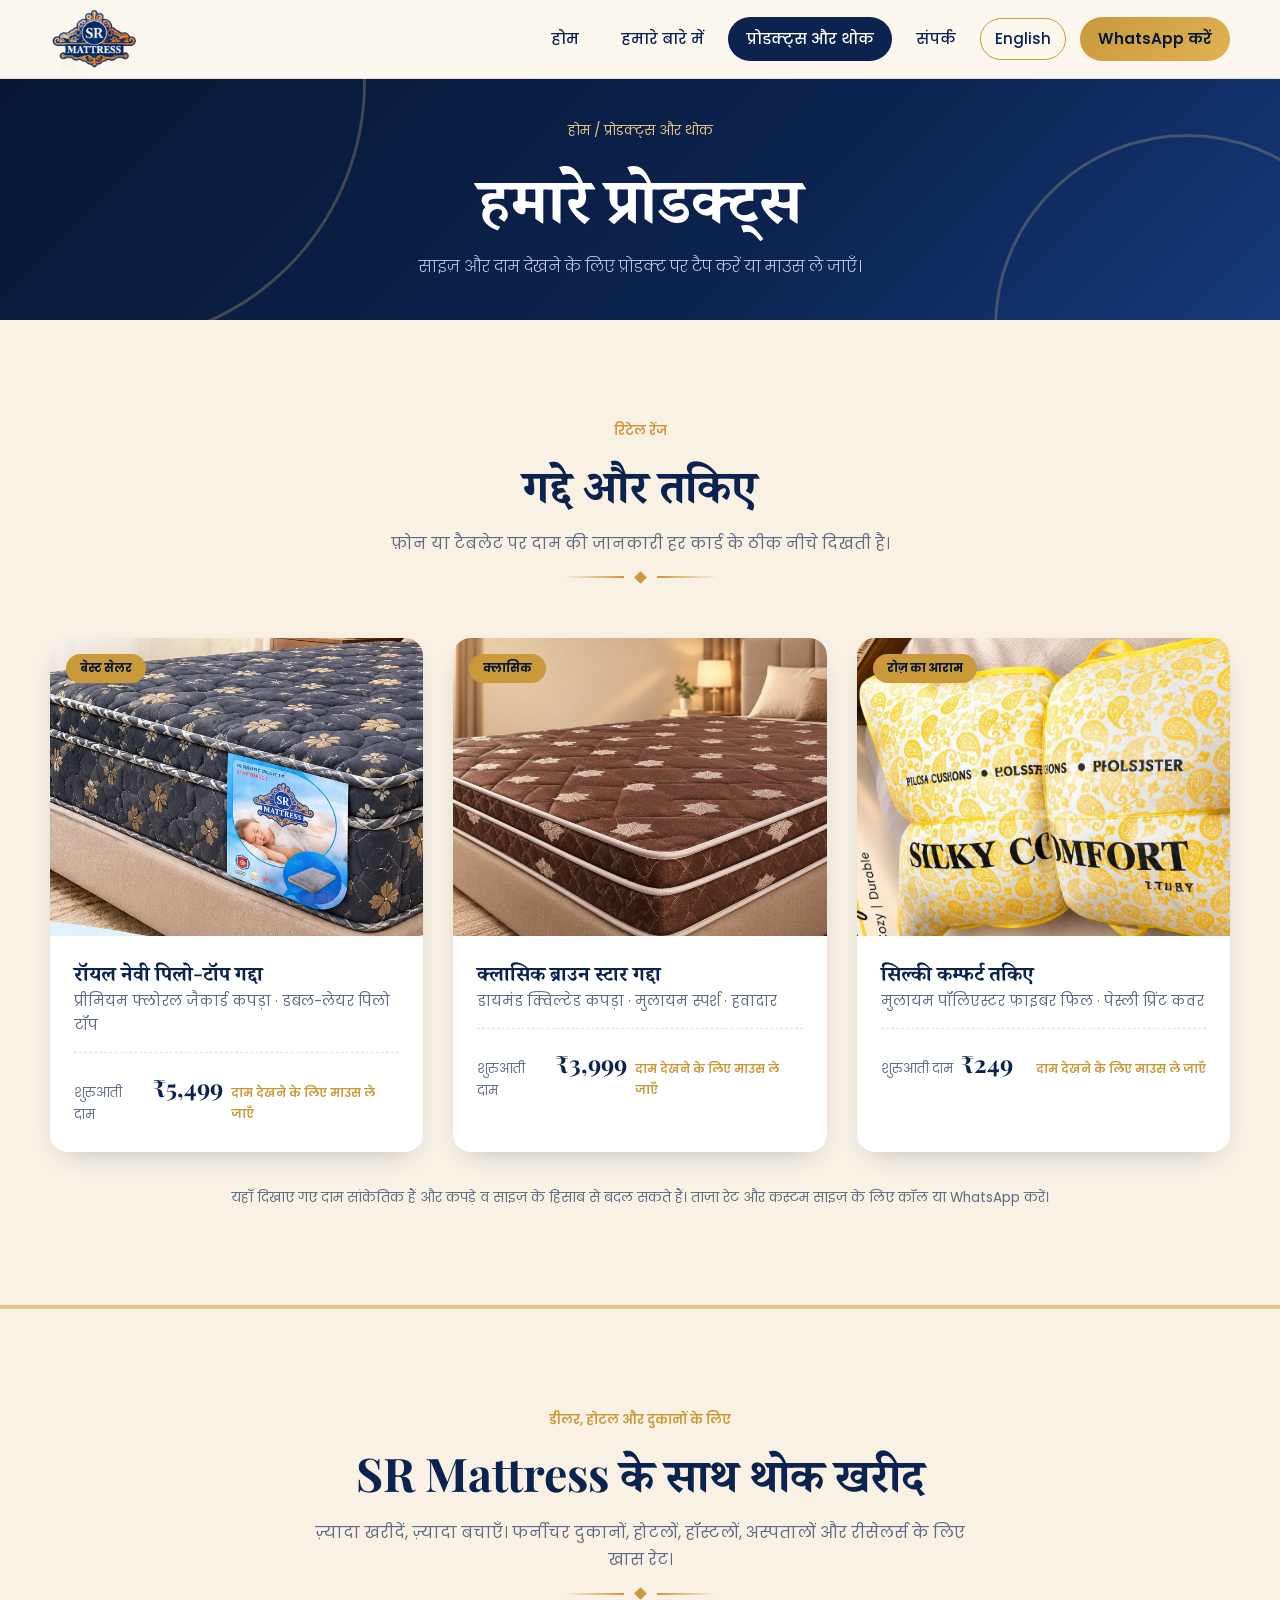
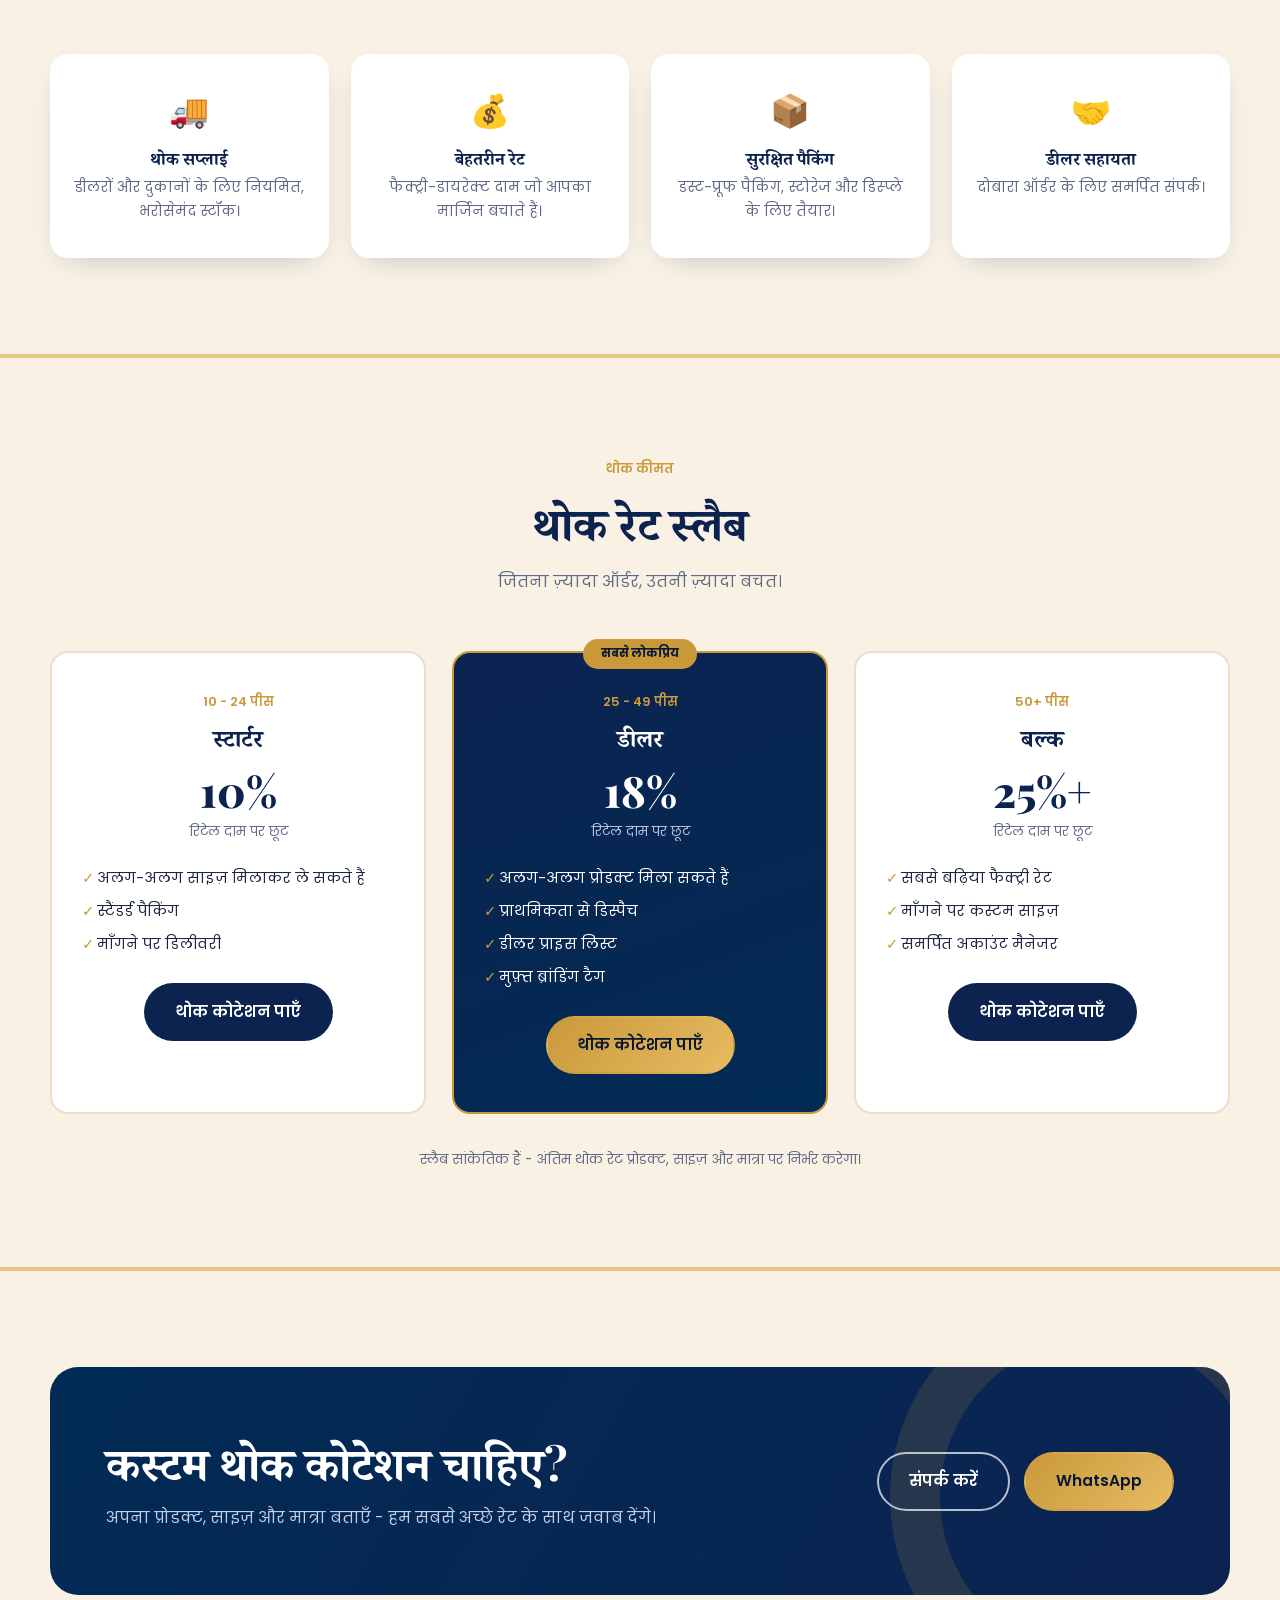
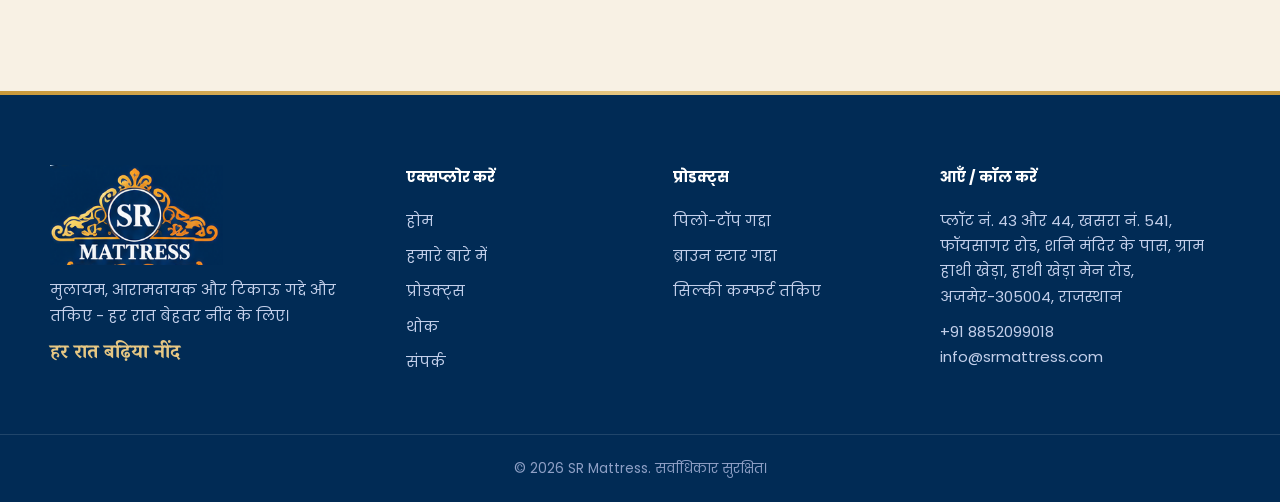
<file: products-hi.html>
<!DOCTYPE html>
<html lang="hi">
<head>
    <meta charset="UTF-8">
    <meta name="viewport" content="width=device-width, initial-scale=1.0">
    <title>गद्दे और तकिए के दाम, साइज़ और थोक रेट | SR Mattress</title>
    <meta name="description" content="अजमेर में बने SR Mattress के गद्दे और तकिए के दाम, साइज़ और थोक रेट।">
    <link rel="alternate" hreflang="en" href="products.html">
    <link rel="alternate" hreflang="hi" href="products-hi.html">
    <link rel="stylesheet" href="style.css">
    <link rel="stylesheet" href="style-hi.css">
</head>
<body>
    <header class="site-header">
        <div class="wrap nav">
            <a aria-label="SR Mattress होम" class="brand" href="index-hi.html">
                <img alt="SR Mattress" src="assets/img/logo-light.png">
            </a>
            <input aria-label="मेनू खोलें/बंद करें" id="nav-toggle" type="checkbox">
            <label class="burger" for="nav-toggle">
                <span></span>
                <span></span>
                <span></span>
            </label>
            <nav class="menu">
                <a href="index-hi.html">होम</a>
                <a href="about-hi.html">हमारे बारे में</a>
                <a class="active" href="products-hi.html">प्रोडक्ट्स और थोक</a>
                <a href="contact-hi.html">संपर्क</a>
                <a class="lang" href="products.html" hreflang="en">English</a>
                <a class="cta" href="https://wa.me/918852099018?text=नमस्ते%20SR%20Mattress" rel="noopener" target="_blank">WhatsApp करें</a>
            </nav>
        </div>
    </header>
    <section class="page-hero">
        <div class="wrap">
            <div class="crumbs"><a href="index-hi.html">होम</a> / प्रोडक्ट्स और थोक</div>
            <h1>हमारे प्रोडक्ट्स</h1>
            <p>साइज़ और दाम देखने के लिए प्रोडक्ट पर टैप करें या माउस ले जाएँ।</p>
        </div>
    </section>
    <section class="section c1">
        <div class="wrap">
            <div class="section-head">
                <span class="golden">रिटेल रेंज</span>
                <h2>गद्दे और तकिए</h2>
                <p>फ़ोन या टैबलेट पर दाम की जानकारी हर कार्ड के ठीक नीचे दिखती है।</p>
                <div class="divider"><i></i></div>
            </div>
            <div class="product-card">
                <article class="pcard reveal" tabindex="0">
                    <div class="pimg">
                        <span class="badge">बेस्ट सेलर</span>
                        <img alt="रॉयल नेवी पिलो-टॉप गद्दा" loading="lazy" src="assets/img/navy-mattress.jpg">
                    </div>
                    <div class="pbody">
                        <h3>रॉयल नेवी पिलो-टॉप गद्दा</h3>
                        <p class="sub">प्रीमियम फ्लोरल जैकार्ड कपड़ा · डबल-लेयर पिलो टॉप</p>
                        <div class="from">
                            <small>शुरुआती दाम</small><b>₹5,499</b>
                            <span class="hint">दाम देखने के लिए माउस ले जाएँ</span>
                        </div>
                    </div>
                    <div class="pdetail">
                        <h4>रॉयल नेवी पिलो-टॉप गद्दा</h4>
                        <div class="spec">8 इंच · मज़बूत किनारा · त्वचा के अनुकूल</div>
                        <table class="ptable">
                            <thead>
                                <tr>
                                    <th>साइज़ (इंच)</th>
                                    <th>दाम</th>
                                </tr>
                            </thead>
                            <tbody>
                                <tr>
                                    <td>सिंगल (72x36)</td>
                                    <td>₹5,499</td>
                                </tr>
                                <tr>
                                    <td>डबल (72x48)</td>
                                    <td>₹7,999</td>
                                </tr>
                                 <tr>
                                    <td>क्वीन (78x60)</td>
                                    <td>₹9,999</td>
                                </tr>
                                <tr>
                                    <td>किंग (78x72)</td>
                                    <td>₹11,999</td>
                                </tr>
                            </tbody>
                        </table>
                        <div class="wsale">
                            <b>थोक:</b> ₹4,300 प्रति गद्दा से शुरू · न्यूनतम 10 पीस
                        </div>
                        <a class="btn btn-gold" href="https://wa.me/918852099018?text=मुझे%20रॉयल%20नेवी%20पिलो-टॉप%20गद्दे%20के%20बारे%20में%20पूछना%20है" rel="noopener" target="_blank">WhatsApp पर पूछें
                        </a>
                    </div>
                </article>
                <article class="pcard reveal" tabindex="0">
                    <div class="pimg">
                        <span class="badge">क्लासिक</span>
                        <img alt="क्लासिक ब्राउन स्टार गद्दा" loading="lazy" src="assets/img/brown-mattress.jpg">
                    </div>
                    <div class="pbody">
                        <h3>क्लासिक ब्राउन स्टार गद्दा</h3>
                        <p class="sub">डायमंड क्विल्टेड कपड़ा · मुलायम स्पर्श · हवादार</p>
                        <div class="from">
                            <small>शुरुआती दाम</small><b>₹3,999</b>
                            <span class="hint">दाम देखने के लिए माउस ले जाएँ</span>
                        </div>
                    </div>
                    <div class="pdetail">
                        <h4>क्लासिक ब्राउन स्टार गद्दा</h4>
                        <div class="spec">6 इंच · डबल पाइपिंग किनारा · हवादार</div>
                        <table class="ptable">
                            <thead>
                                <tr>
                                    <th>साइज़ (इंच)</th>
                                    <th>दाम</th>
                                </tr>
                            </thead>
                            <tbody>
                                <tr>
                                    <td>सिंगल (72x36)</td>
                                    <td>₹3,999</td>
                                </tr>
                                <tr>
                                    <td>डबल (72x48)</td>
                                    <td>₹5,799</td>
                                </tr>
                                <tr>
                                    <td>क्वीन (78x60)</td>
                                    <td>₹7,299</td>
                                </tr>
                                <tr>
                                    <td>किंग (78x72)</td>
                                    <td>₹8,799</td>
                                </tr>
                            </tbody>
                        </table>
                        <div class="wsale">
                            <b>थोक:</b> ₹3,100 प्रति गद्दा से शुरू · न्यूनतम 10 पीस
                        </div>
                        <a class="btn btn-gold" href="https://wa.me/918852099018?text=मुझे%20क्लासिक%20ब्राउन%20स्टार%20गद्दे%20के%20बारे%20में%20पूछना%20है" rel="noopener" target="_blank">
                            WhatsApp पर पूछें
                        </a>
                    </div>
                </article>
                <article class="pcard reveal" tabindex="0">
                    <div class="pimg">
                        <span class="badge">रोज़ का आराम</span>
                        <img alt="सिल्की कम्फर्ट तकिए" loading="lazy" src="assets/img/pillow.jpg">
                    </div>
                    <div class="pbody">
                        <h3>सिल्की कम्फर्ट तकिए</h3>
                        <p class="sub">मुलायम पॉलिएस्टर फाइबर फिल · पेस्ली प्रिंट कवर</p>
                        <div class="from">
                            <small>शुरुआती दाम</small><b>₹249</b>
                            <span class="hint">दाम देखने के लिए माउस ले जाएँ</span>
                        </div>
                    </div>
                    <div class="pdetail">
                        <h4>सिल्की कम्फर्ट तकिए</h4>
                        <div class="spec">17x27 इंच · हल्का · आसानी से ले जाने लायक</div>
                        <table class="ptable">
                            <thead>
                                <tr>
                                    <th>पैक</th>
                                    <th>दाम</th>
                                </tr>
                            </thead>
                            <tbody>
                                <tr>
                                    <td>1 तकिया</td>
                                    <td>₹249</td>
                                </tr>
                                <tr>
                                    <td>जोड़ी (2 पीस)</td>
                                    <td>₹449</td>
                                </tr>
                                <tr>
                                    <td>4 का पैक</td>
                                    <td>₹849</td>
                                </tr>
                                <tr>
                                    <td>6 का पैक</td>
                                    <td>₹1,199</td>
                                </tr>
                            </tbody>
                        </table>
                        <div class="wsale">
                            <b>थोक:</b> ₹165 प्रति तकिया से शुरू · न्यूनतम 50 पीस
                        </div>
                        <a class="btn btn-gold" href="https://wa.me/918852099018?text=मुझे%20सिल्की%20कम्फर्ट%20तकियों%20के%20बारे%20में%20पूछना%20है" rel="noopener" target="_blank">
                            WhatsApp पर पूछें
                        </a>
                    </div>
                </article>
            </div>
            <p class="note">यहाँ दिखाए गए दाम सांकेतिक हैं और कपड़े व साइज़ के हिसाब से बदल सकते हैं। ताज़ा रेट और कस्टम साइज़ के लिए कॉल या WhatsApp करें।</p>
        </div>
    </section>
    <section class="section band c1" id="wholesale">
        <div class="wrap">
            <div class="section-head">
                <span class="golden">डीलर, होटल और दुकानों के लिए</span>
                <h2>SR Mattress के साथ थोक खरीद</h2>
                <p>ज़्यादा खरीदें, ज़्यादा बचाएँ। फर्नीचर दुकानों, होटलों, हॉस्टलों, अस्पतालों और रीसेलर्स के लिए खास रेट।</p>
                <div class="divider"><i></i></div>
            </div>
            <div class="ws-grid">
                <div class="ws reveal">
                    <div class="ic">🚚</div>
                    <h3>थोक सप्लाई</h3>
                    <p>डीलरों और दुकानों के लिए नियमित, भरोसेमंद स्टॉक।</p>
                </div>
                <div class="ws reveal">
                    <div class="ic">💰</div>
                    <h3>बेहतरीन रेट</h3>
                    <p>फैक्ट्री-डायरेक्ट दाम जो आपका मार्जिन बचाते हैं।</p>
                </div>
                <div class="ws reveal">
                    <div class="ic">📦</div>
                    <h3>सुरक्षित पैकिंग</h3>
                    <p>डस्ट-प्रूफ पैकिंग, स्टोरेज और डिस्प्ले के लिए तैयार।</p>
                </div>
                <div class="ws reveal">
                    <div class="ic">🤝</div>
                    <h3>डीलर सहायता</h3>
                    <p>दोबारा ऑर्डर के लिए समर्पित संपर्क।</p>
                </div>
            </div>
        </div>
    </section>
    <section class="section c1">
        <div class="wrap">
            <div class="section-head">
                <span class="golden">थोक कीमत</span>
                <h2>थोक रेट स्लैब</h2>
                <p>जितना ज़्यादा ऑर्डर, उतनी ज़्यादा बचत।</p>
            </div>
            <div class="tiers">
                <div class="tier reveal">
                    <div class="qty">10 - 24 पीस</div>
                    <h3>स्टार्टर</h3>
                    <div class="big">10%</div>
                    <small>रिटेल दाम पर छूट</small>
                    <ul>
                        <li>अलग-अलग साइज़ मिलाकर ले सकते हैं</li>
                        <li>स्टैंडर्ड पैकिंग</li>
                        <li>माँगने पर डिलीवरी</li>
                    </ul>
                    <a class="btn btn-navy" href="contact-hi.html">थोक कोटेशन पाएँ</a>
                </div>
                <div class="tier reveal hot">
                    <span class="ribbon">सबसे लोकप्रिय</span>
                    <div class="qty">25 - 49 पीस</div>
                    <h3>डीलर</h3>
                    <div class="big">18%</div>
                    <small>रिटेल दाम पर छूट</small>
                    <ul>
                        <li>अलग-अलग प्रोडक्ट मिला सकते हैं</li>
                        <li>प्राथमिकता से डिस्पैच</li>
                        <li>डीलर प्राइस लिस्ट</li>
                        <li>मुफ़्त ब्रांडिंग टैग</li>
                    </ul>
                    <a class="btn btn-gold" href="contact-hi.html">थोक कोटेशन पाएँ</a>
                </div>
                <div class="tier reveal">
                    <div class="qty">50+ पीस</div>
                    <h3>बल्क</h3>
                    <div class="big">25%+</div>
                    <small>रिटेल दाम पर छूट</small>
                    <ul>
                        <li>सबसे बढ़िया फैक्ट्री रेट</li>
                        <li>माँगने पर कस्टम साइज़</li>
                        <li>समर्पित अकाउंट मैनेजर</li>
                    </ul>
                    <a class="btn btn-navy" href="contact-hi.html">थोक कोटेशन पाएँ</a>
                </div>
            </div>
            <p class="note">स्लैब सांकेतिक हैं - अंतिम थोक रेट प्रोडक्ट, साइज़ और मात्रा पर निर्भर करेगा।</p>
        </div>
    </section>
    <section class="section" style="padding-bottom:0">
        <div class="wrap">
            <div class="cta-band reveal">
                <div>
                    <h2>कस्टम थोक कोटेशन चाहिए?</h2>
                    <p>अपना प्रोडक्ट, साइज़ और मात्रा बताएँ - हम सबसे अच्छे रेट के साथ जवाब देंगे।</p>
                </div>
                <div class="actions">
                    <a class="btn btn-ghost" href="contact-hi.html">संपर्क करें</a>
                    <a class="btn btn-gold" href="https://wa.me/918852099018" rel="noopener" target="_blank">WhatsApp</a>
                </div>
            </div>
        </div>
    </section>
    <footer class="site-footer">
        <div class="wrap foot">
            <div>
                <img alt="SR Mattress" src="assets/img/logo-dark.png">
                <p>मुलायम, आरामदायक और टिकाऊ गद्दे और तकिए - हर रात बेहतर नींद के लिए।</p>
                <div class="script-line">हर रात बढ़िया नींद</div>
            </div>
            <div>
                <h4>एक्सप्लोर करें</h4>
                <ul>
                    <li><a href="index-hi.html">होम</a></li>
                    <li><a href="about-hi.html">हमारे बारे में</a></li>
                    <li><a href="products-hi.html">प्रोडक्ट्स</a></li>
                    <li><a href="products-hi.html#wholesale">थोक</a></li>
                    <li><a href="contact-hi.html">संपर्क</a></li>
                </ul>
            </div>
            <div>
                <h4>प्रोडक्ट्स</h4>
                <ul>
                    <li><a href="products-hi.html">पिलो-टॉप गद्दा</a></li>
                    <li><a href="products-hi.html">ब्राउन स्टार गद्दा</a></li>
                    <li><a href="products-hi.html">सिल्की कम्फर्ट तकिए</a></li>
                </ul>
            </div>
            <div>
                <h4>आएँ / कॉल करें</h4>
                <p>प्लॉट नं. 43 और 44, खसरा नं. 541, फॉयसागर रोड, शनि मंदिर के पास, ग्राम हाथी खेड़ा, हाथी खेड़ा मेन रोड, अजमेर-305004, राजस्थान</p>
                <p style="margin-top:10px"><a href="tel:+918852099018">+91 8852099018</a><br>
                    <a href="mailto:info@srmattress.com">info@srmattress.com</a>
                </p>
            </div>
        </div>
        <div class="copy">© 2026 SR Mattress. सर्वाधिकार सुरक्षित।</div>
    </footer>
</body>
</html>
</file>
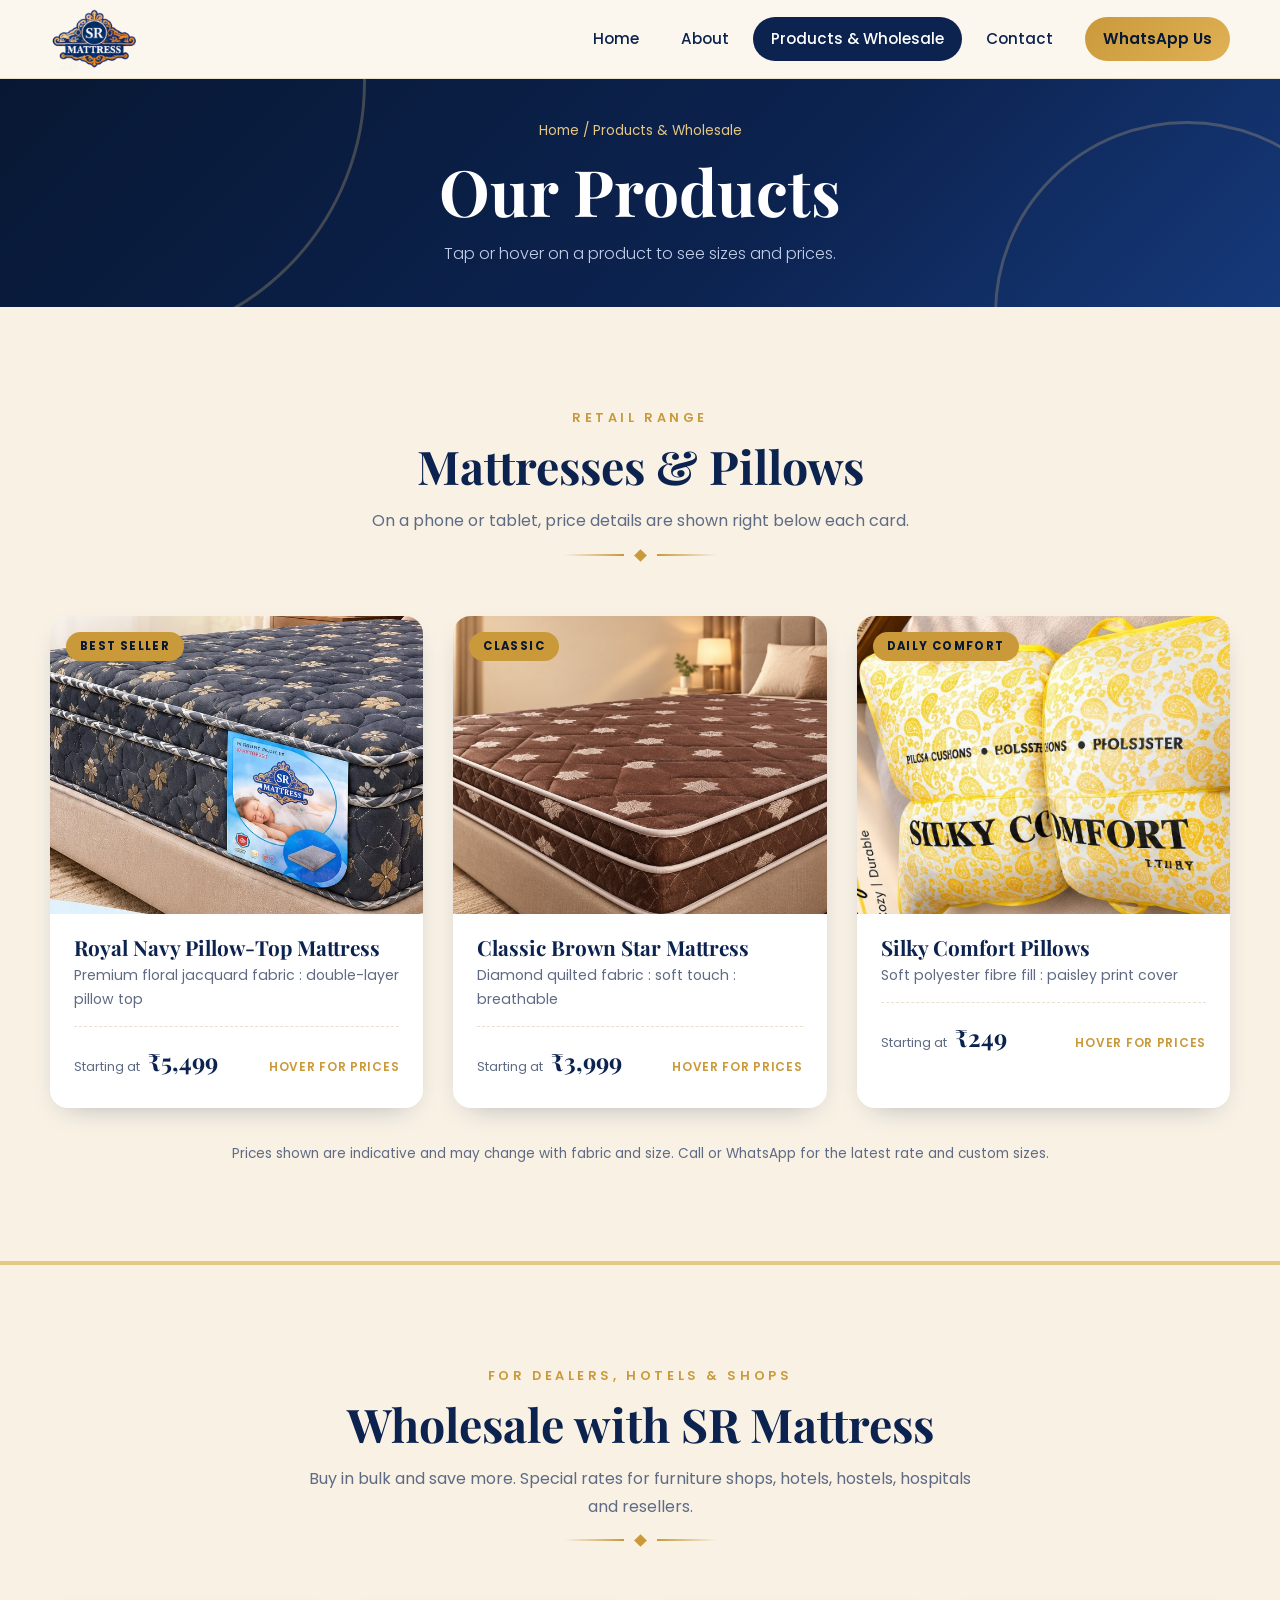
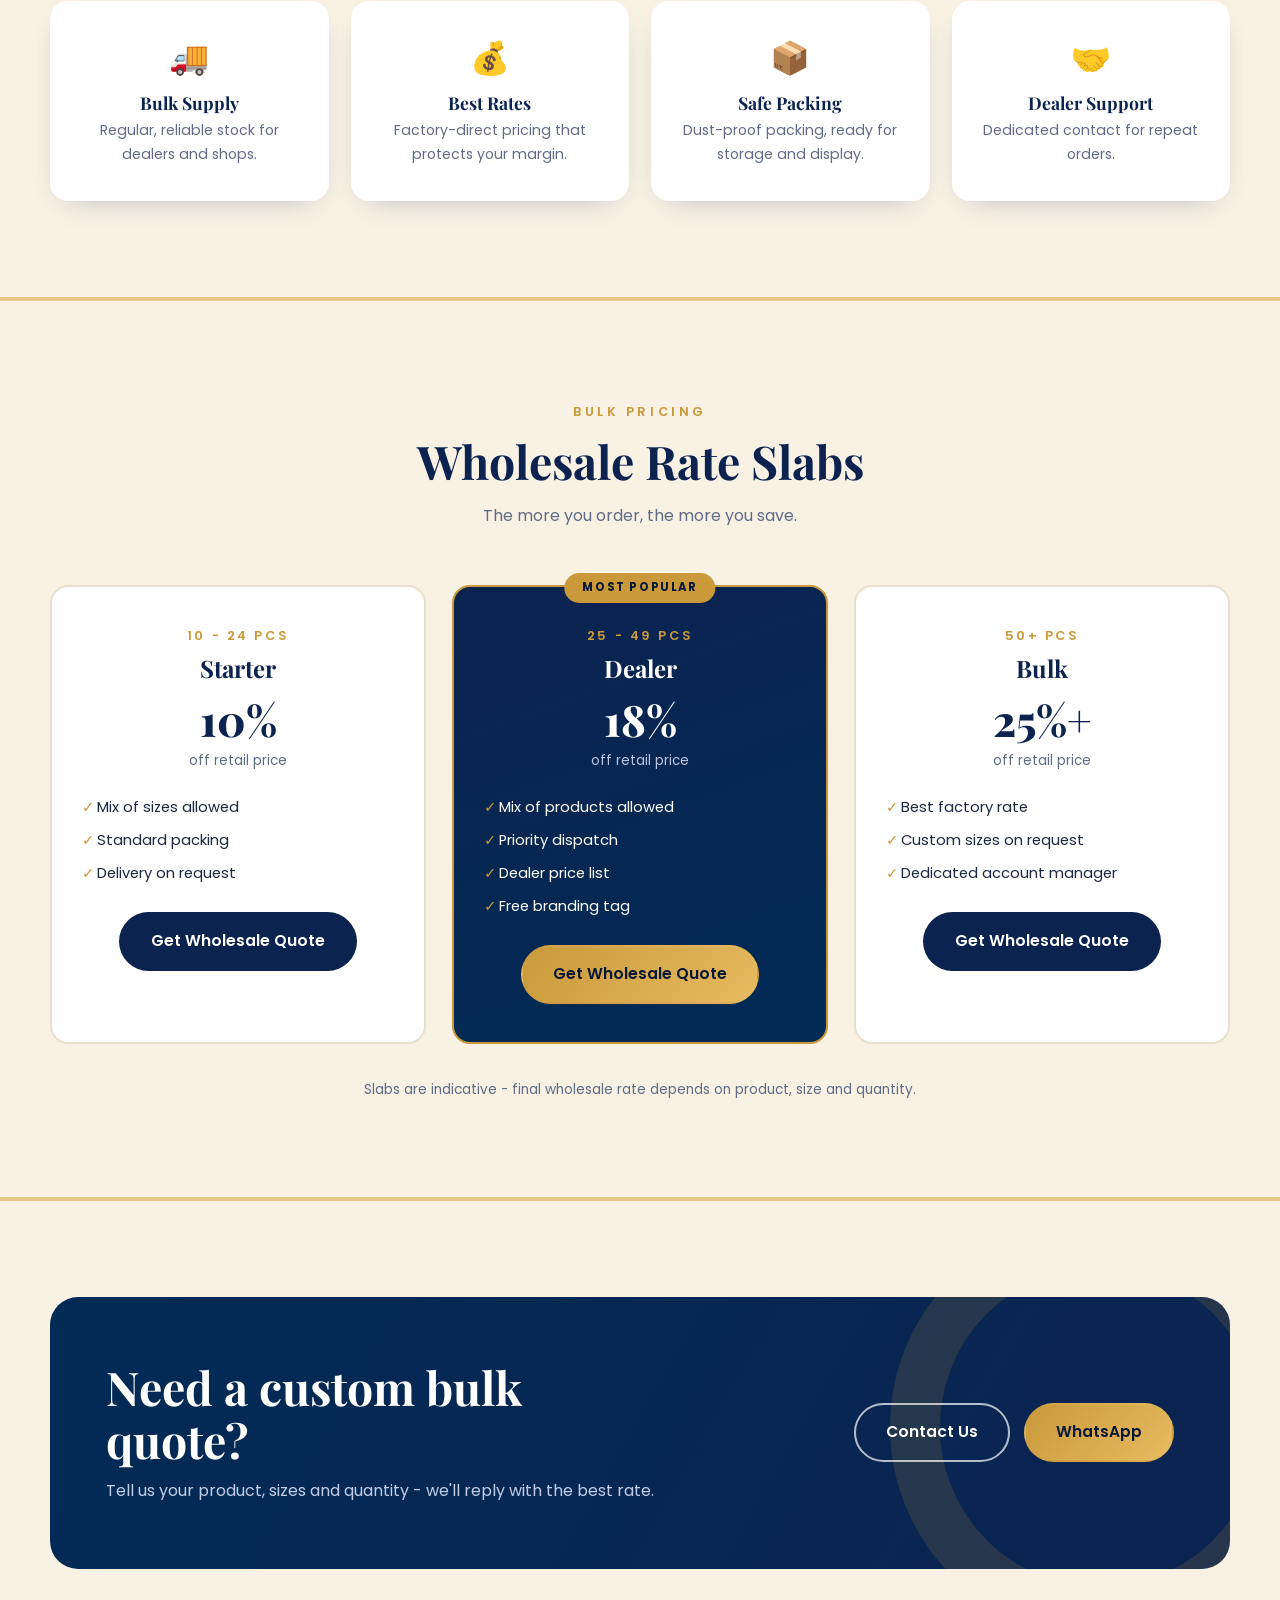
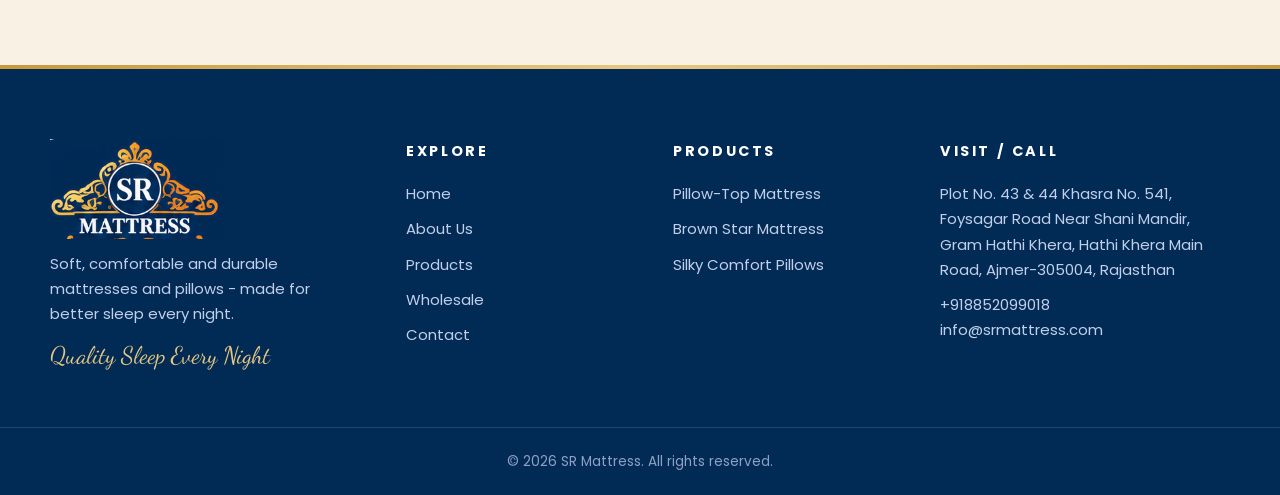
<file: products.html>
<!DOCTYPE html>
<html lang="en">
<head>
    <meta charset="UTF-8">
    <meta name="viewport" content="width=device-width, initial-scale=1.0">
    <title>Mattress & Pillow Prices, Sizes and Wholesale Rates | SR Mattress</title>
    <meta name="description" content="Prices, sizes and wholesale rates for SR Mattress mattresses and pillows made in Ajmer.">
    <link rel="stylesheet" href="style.css">
</head>
<body>
    <header class="site-header">
        <div class="wrap nav">
            <a aria-label="SR Mattress home" class="brand" href="index.html">
                <img alt="SR Mattress" src="assets/img/logo-light.png">
            </a>
            <input aria-label="Toggle menu" id="nav-toggle" type="checkbox">
            <label class="burger" for="nav-toggle">
                <span></span>
                <span></span>
                <span></span>
            </label>
            <nav class="menu">
                <a href="index.html">Home</a>
                <a href="about.html">About</a>
                <a class="active" href="products.html">Products & Wholesale</a>
                <a href="contact.html">Contact</a>
                <a class="cta" href="https://wa.me/918852099018?text=Hello%20SR%20Mattress" rel="noopener" target="_blank">WhatsApp Us</a>
            </nav>
        </div>
    </header>
    <section class="page-hero">
        <div class="wrap">
            <div class="crumbs">Home / Products & Wholesale</div>
            <h1>Our Products</h1>
            <p>Tap or hover on a product to see sizes and prices.</p>
        </div>
    </section>
    <section class="section c1">
        <div class="wrap">
            <div class="section-head">
                <span class="golden">Retail Range</span>
                <h2>Mattresses & Pillows</h2>
                <p>On a phone or tablet, price details are shown right below each card.</p>
                <div class="divider"><i></i></div>
            </div>
            <div class="product-card">
                <article class="pcard reveal" tabindex="0">
                    <div class="pimg">
                        <span class="badge">Best Seller</span>
                        <img alt="Royal Navy Pillow-Top Mattress" loading="lazy" src="assets/img/navy-mattress.jpg">
                    </div>
                    <div class="pbody">
                        <h3>Royal Navy Pillow-Top Mattress</h3>
                        <p class="sub">Premium floral jacquard fabric : double-layer pillow top</p>
                        <div class="from">
                            <small>Starting at</small><b>₹5,499</b>
                            <span class="hint">Hover for prices</span>
                        </div>
                    </div>
                    <div class="pdetail">
                        <h4>Royal Navy Pillow-Top Mattress</h4>
                        <div class="spec">8 inch : Strong edge support : Skin friendly</div>
                        <table class="ptable">
                            <thead>
                                <tr>
                                    <th>Size (inches)</th>
                                    <th>Price</th>
                                </tr>
                            </thead>
                            <tbody>
                                <tr>
                                    <td>Single (72x36)</td>
                                    <td>₹5,499</td>
                                </tr>
                                <tr>
                                    <td>Double (72x48)</td>
                                    <td>₹7,999</td>
                                </tr>
                                 <tr>
                                    <td>Queen (78x60)</td>
                                    <td>₹9,999</td>
                                </tr>
                                <tr>
                                    <td>King (78x72)</td>
                                    <td>₹11,999</td>
                                </tr>
                            </tbody>
                        </table>
                        <div class="wsale">
                            <b>Wholesale:</b>from ₹4,300 per mattress : MOQ 10 pcs
                        </div>
                        <a class="btn btn-gold" href="https://wa.me/918852099018?text=I%20want%20to%20enquire%20about%20Royal%20Navy%20Pillow-Top%20Mattress" rel="noopener" target="_blank">Enquire on WhatsApp
                        </a>
                    </div>
                </article>
                <article class="pcard reveal" tabindex="0">
                    <div class="pimg">
                        <span class="badge">Classic</span>
                        <img alt="Classic Brown Star Mattress" loading="lazy" src="assets/img/brown-mattress.jpg">
                    </div>
                    <div class="pbody">
                        <h3>Classic Brown Star Mattress</h3>
                        <p class="sub">Diamond quilted fabric : soft touch : breathable</p>
                        <div class="from">
                            <small>Starting at</small><b>₹3,999</b>
                            <span class="hint">Hover for prices</span>
                        </div>
                    </div>
                    <div class="pdetail">
                        <h4>Classic Brown Star Mattress</h4>
                        <div class="spec">6 inch : Dual piping edge : Breathable</div>
                        <table class="ptable">
                            <thead>
                                <tr>
                                    <th>Size (inches)</th>
                                    <th>Price</th>
                                </tr>
                            </thead>
                            <tbody>
                                <tr>
                                    <td>Single (72x36)</td>
                                    <td>₹3,999</td>
                                </tr>
                                <tr>
                                    <td>Double (72x48)</td>
                                    <td>₹5,799</td>
                                </tr>
                                <tr>
                                    <td>Queen (78x60)</td>
                                    <td>₹7,299</td>
                                </tr>
                                <tr>
                                    <td>King (78x72)</td>
                                    <td>₹8,799</td>
                                </tr>
                            </tbody>
                        </table>
                        <div class="wsale">
                            <b>Wholesale:</b>from ₹3,100 per mattress : MOQ 10 pcs
                        </div>
                        <a class="btn btn-gold" href="https://wa.me/918852099018?text=I%20want%20to%20enquire%20about%20Classic%20Brown%20Star%20Mattress" rel="noopener" target="_blank">
                            Enquire on WhatsApp
                        </a>
                    </div>
                </article>
                <article class="pcard reveal" tabindex="0">
                    <div class="pimg">
                        <span class="badge">Daily Comfort</span>
                        <img alt="Silky Comfort Pillows" loading="lazy" src="assets/img/pillow.jpg">
                    </div>
                    <div class="pbody">
                        <h3>Silky Comfort Pillows</h3>
                        <p class="sub">Soft polyester fibre fill : paisley print cover</p>
                        <div class="from">
                            <small>Starting at</small><b>₹249</b>
                            <span class="hint">Hover for prices</span>
                        </div>
                    </div>
                    <div class="pdetail">
                        <h4>Silky Comfort Pillows</h4>
                        <div class="spec">17x27 inch : Lightweight : Easy to carry</div>
                        <table class="ptable">
                            <thead>
                                <tr>
                                    <th>Size (inches)</th>
                                    <th>Price</th>
                                </tr>
                            </thead>
                            <tbody>
                                <tr>
                                    <td>1 Pillow</td>
                                    <td>₹249</td>
                                </tr>
                                <tr>
                                    <td>Pair (2 pcs)</td>
                                    <td>₹449</td>
                                </tr>
                                <tr>
                                    <td>Pack of 4</td>
                                    <td>₹849</td>
                                </tr>
                                <tr>
                                    <td>Pack of 6</td>
                                    <td>₹1,199</td>
                                </tr>
                            </tbody>
                        </table>
                        <div class="wsale">
                            <b>Wholesale:</b>from ₹165 per pillow : MOQ 50 pcs
                        </div>
                        <a class="btn btn-gold" href="https://wa.me/918852099018?text=I%20want%20to%20enquire%20about%20Silky%20Comfort%20Pillows" rel="noopener" target="_blank">
                            Enquire on WhatsApp
                        </a>
                    </div>
                </article>
            </div>
            <p class="note">Prices shown are indicative and may change with fabric and size. Call or WhatsApp for the latest rate and custom sizes.</p>
        </div>
    </section>
    <section class="section band c1" id="wholesale">
        <div class="wrap">
            <div class="section-head">
                <span class="golden">For Dealers, Hotels & Shops</span>
                <h2>Wholesale with SR Mattress</h2>
                <p>Buy in bulk and save more. Special rates for furniture shops, hotels, hostels, hospitals and resellers.</p>
                <div class="divider"><i></i></div>
            </div>
            <div class="ws-grid">
                <div class="ws reveal">
                    <div class="ic">🚚</div>
                    <h3>Bulk Supply</h3>
                    <p>Regular, reliable stock for dealers and shops.</p>
                </div>
                <div class="ws reveal">
                    <div class="ic">💰</div>
                    <h3>Best Rates</h3>
                    <p>Factory-direct pricing that protects your margin.</p>
                </div>
                <div class="ws reveal">
                    <div class="ic">📦</div>
                    <h3>Safe Packing</h3>
                    <p>Dust-proof packing, ready for storage and display.</p>
                </div>
                <div class="ws reveal">
                    <div class="ic">🤝</div>
                    <h3>Dealer Support</h3>
                    <p>Dedicated contact for repeat orders.</p>
                </div>
            </div>
        </div>
    </section>
    <section class="section c1">
        <div class="wrap">
            <div class="section-head">
                <span class="golden">Bulk Pricing</span>
                <h2>Wholesale Rate Slabs</h2>
                <p>The more you order, the more you save.</p>
            </div>
            <div class="tiers">
                <div class="tier reveal">
                    <div class="qty">10 - 24 pcs</div>
                    <h3>Starter</h3>
                    <div class="big">10%</div>
                    <small>off retail price</small>
                    <ul>
                        <li>Mix of sizes allowed</li>
                        <li>Standard packing</li>
                        <li>Delivery on request</li>
                    </ul>
                    <a class="btn btn-navy" href="contact.html">Get Wholesale Quote</a>
                </div>
                <div class="tier reveal hot">
                    <span class="ribbon">Most Popular</span>
                    <div class="qty">25 - 49 pcs</div>
                    <h3>Dealer</h3>
                    <div class="big">18%</div>
                    <small>off retail price</small>
                    <ul>
                        <li>Mix of products allowed</li>
                        <li>Priority dispatch</li>
                        <li>Dealer price list</li>
                        <li>Free branding tag</li>
                    </ul>
                    <a class="btn btn-gold" href="contact.html">Get Wholesale Quote</a>
                </div>
                <div class="tier reveal">
                    <div class="qty">50+ pcs</div>
                    <h3>Bulk</h3>
                    <div class="big">25%+</div>
                    <small>off retail price</small>
                    <ul>
                        <li>Best factory rate</li>
                        <li>Custom sizes on request</li>
                        <li>Dedicated account manager</li>
                    </ul>
                    <a class="btn btn-navy" href="contact.html">Get Wholesale Quote</a>
                </div>
            </div>
            <p class="note">Slabs are indicative - final wholesale rate depends on product, size and quantity.</p>
        </div>
    </section>
    <section class="section" style="padding-bottom:0">
        <div class="wrap">
            <div class="cta-band reveal">
                <div>
                    <h2>Need a custom bulk quote?</h2>
                    <p>Tell us your product, sizes and quantity - we'll reply with the best rate.</p>
                </div>
                <div class="actions">
                    <a class="btn btn-ghost" href="contact.html">Contact Us</a>
                    <a class="btn btn-gold" href="https://wa.me/918852099018" rel="noopener" target="_blank">WhatsApp</a>
                </div>
            </div>
        </div>
    </section>
    <footer class="site-footer">
        <div class="wrap foot">
            <div>
                <img alt="SR Mattress" src="assets/img/logo-dark.png">
                <p>Soft, comfortable and durable mattresses and pillows - made for better sleep every night.</p>
                <div class="script-line">Quality Sleep Every Night</div>
            </div>
            <div>
                <h4>Explore</h4>
                <ul>
                    <li><a href="index.html">Home</a></li>
                    <li><a href="about.html">About Us</a></li>
                    <li><a href="products.html">Products</a></li>
                    <li><a href="products.html#wholesale">Wholesale</a></li>
                    <li><a href="contact.html">Contact</a></li>
                </ul>
            </div>
            <div>
                <h4>Products</h4>
                <ul>
                    <li><a href="products.html">Pillow-Top Mattress</a></li>
                    <li><a href="products.html">Brown Star Mattress</a></li>
                    <li><a href="products.html">Silky Comfort Pillows</a></li>
                </ul>
            </div>
            <div>
                <h4>Visit / Call</h4>
                <p>Plot No. 43 & 44 Khasra No. 541, Foysagar Road Near Shani Mandir, Gram Hathi Khera, Hathi Khera Main Road, Ajmer-305004, Rajasthan</p>
                <p style="margin-top:10px"><a href="tel:+918852099018">+918852099018</a><br>
                    <a href="mailto:info@srmattress.com">info@srmattress.com</a>
                </p>
            </div>
        </div>
        <div class="copy">© 2026 SR Mattress. All rights reserved.</div>
    </footer>
</body>
</html>
</file>
<file: style.css>
@import url('https://fonts.googleapis.com/css2?family=Dancing+Script:wght@700&family=Playfair+Display:wght@500;700;800&family=Poppins:wght@300;400;500;600&display=swap');
:root{
    --navy:#0c2350;
    --navy-deep:#012b55;
    --navy-ink:#081834;
    --gold:#c9993a;
    --gold-soft:#e6c783;
    --cream:#f8f1e4;
    --paper:#ffffff;
    --text:#1d2740;
    --muted:#5f6b85;
    --line:#e8dfcc;
    --radius:18px;
    --shadow:0 18px 45px -18px rgba(12,35,80,.35);
    --head:'Playfair Display',Georgia,serif;
    --script:'Dancing Script',cursive;
    --body:'Poppins',system-ui,sans-serif;
}
*{
    box-sizing:border-box;
    margin:0;
    padding:0;
}
html{
    scroll-behavior:smooth;
}
body{
    font-family:var(--body);
    color:var(--text);
    background:var(--cream);
    line-height:1.7;
}
img,video{
    max-width:100%;
    display:block;
}
a{
    color:inherit;
    text-decoration:none;
}
ul{
    list-style:none;
}
.wrap{
    width:min(1180px,100% - 40px);
    margin-inline:auto;
    /* border: 1px solid black; */
}
/* ---------------------------navigation-------------------- */
.site-header{
    position:sticky;
    top:0;
    z-index:50;
    background:rgba(251,247,239,.94);
    backdrop-filter:blur(10px);
    border-bottom:1px solid var(--line);
}
.nav{
    display:flex;
    align-items:center;
    justify-content:space-between;
    height:78px;
}
.brand img{
    height:62px;
    width:auto;
}
.menu{
    display:flex;
    align-items:center;
    gap:6px;
}
.menu a{
    padding:9px 18px;
    border-radius:99px;
    font-weight:500;
    font-size:.95rem;
    color:var(--navy);
    transition:.25s;
}
.menu a:hover{
    background:rgba(201,153,58,.15);
}
.menu a.active{
    background:var(--navy);
    color:#fff;
}
.menu a.cta{
    background:linear-gradient(135deg,var(--gold),#e0b155);
    color:var(--navy-ink);
    font-weight:600;
    margin-left:8px;
    /* box-shadow:0 8px 20px -8px var(--gold); */
}
.menu a.lang{
    border:1.5px solid var(--gold);
    padding:7px 14px;
}
.menu a.cta:hover{
    transform:translateY(-2px);
}
#nav-toggle{
    display:none;
}
.burger{
    display:none;
    cursor:pointer;
    width:44px;
    height:44px;
    border-radius:12px;
    background:var(--navy);
    align-items:center;
    justify-content:center;
    flex-direction:column;
    gap:5px;
}
.burger span{
    width:22px;
    height:2px;
    background:#fff;
    border-radius:2px;
    transition:.3s;
}
/* -----------------buttons--------------------- */
.btn{
    display:inline-flex;
    align-items:center;
    gap:10px;
    padding:14px 30px;
    border-radius:99px;
    font-weight:600;
    font-size:.97rem;
    transition:.3s;
    border:2px solid transparent;
    cursor:pointer;
    font-family:var(--body);
}
.btn-gold{
    background:linear-gradient(135deg,var(--gold),#e8bb62);
    color:var(--navy-ink);
    /* box-shadow:0 14px 28px -12px var(--gold); */
}
.btn-gold:hover{
    transform:translateY(-3px);
    box-shadow:0 20px 32px -12px var(--gold);
}
.btn-ghost{
    border-color:rgba(255,255,255,.7);
    color:#fff;
}
.btn-ghost:hover{
    background:#fff;
    color:var(--navy);
}
.btn-navy{
    background:var(--navy);
    color:#fff;
}
.btn-navy:hover{
    background:var(--navy-ink);
    transform:translateY(-3px);
}
.btn-wa{
    background:#1fa855;
    color:#fff;
}
.btn-wa:hover{
    background:#17924a;
    transform:translateY(-3px);
}
/* ------------------------------font-style------------------ */
.golden{
    font-size:.8rem;
    letter-spacing:.28em;
    text-transform:uppercase;
    font-weight:600;
    color:var(--gold);
}
h1,h2,h3{
    font-family:var(--head);
    color:var(--navy);
    line-height:1.15;
}
h2{
    font-size:clamp(1.9rem,4vw,2.9rem);
}
.script{
    font-family:var(--script);
    color:var(--gold);
    font-weight:700;
}
.section{
    padding:96px 0;
}
.c1{
    border-bottom: 4px solid var(--gold-soft);
}
.section-head{
    text-align:center;
    max-width:680px;
    margin:0 auto 56px;
}
.section-head h2{
    margin:10px 0 14px;
}
.section-head p{
    color:var(--muted);
}
.divider{
    display:flex;
    align-items:center;
    justify-content:center;
    gap:12px;
    margin-top:16px;
    
}
.divider::before,.divider::after{
    content:"";
    width:60px;
    height:2px;
    background:linear-gradient(90deg,transparent,var(--gold));
}
.divider::after{
    transform:scaleX(-1);
}
.divider i{
    width:9px;
    height:9px;
    background:var(--gold);
    transform:rotate(45deg);
}
/* -------------------home----------- */
.hero{
    position:relative;
    height:calc(100svh - 78px);
    display:flex;
    align-items:center;
    overflow:hidden;
    background:var(--navy-ink);
    color:#fff;
}
.hero video{
    position:absolute;
    inset:0;
    width:100%;
    height:100%;
    object-fit:cover;
    transform:scale(1.55);
    transform-origin:50% 100%;
}
.hero::after{
    content:"";
    position:absolute;
    inset:0;
    background:linear-gradient(90deg,rgba(8,24,52,.88) 0%,rgba(8,24,52,.52) 50%,rgba(8,24,52,.12) 100%),linear-gradient(0deg,rgba(8,24,52,.85) 0%,transparent 35%);
}
.hero .wrap{
    position:relative;
    z-index:2;
    padding:70px 0 110px;
}
.hero h1{
    color:#fff;
    font-size:clamp(2.6rem,5vw,5rem);
    max-width:760px;
    margin:16px 0 18px;
    font-weight:800;
}
.hero h1 em{
    font-family:var(--script);
    font-style:normal;
    color:var(--gold-soft);
    font-weight:700;
    font-size:1em;
}
.hero p.lead{
    max-width:540px;
    font-size:1rem;
    color:#dbe3f5;
    font-weight:300;
}
.hero .actions{
    display:flex;
    gap:16px;
    flex-wrap:wrap;
    margin-top:34px;
}
.tags{
    display:flex;
    gap:10px;
    flex-wrap:wrap;
    margin-top:38px;
}
.tags span{
    padding:7px 18px;
    border:1px solid rgba(230,199,131,.55);
    border-radius:99px;
    font-size:.78rem;
    letter-spacing:.2em;
    text-transform:uppercase;
    color:var(--gold-soft);
    backdrop-filter:blur(4px);
}
.scroll-cue{
    position:absolute;
    z-index:2;
    bottom:26px;
    left:50%;
    translate:-50% 0;
    width:26px;
    height:44px;
    border:2px solid rgba(255,255,255,.6);
    border-radius:20px;
}
.scroll-cue::after{
    content:"";
    position:absolute;
    left:50%;
    top:8px;
    width:4px;
    height:8px;
    margin-left:-2px;
    border-radius:4px;
    background:#fff;
    /* animation:cue 1.6s infinite; */
}
@keyframes cue{
        0%{
            opacity:0;
            transform:translateY(0);
    }
    30%{
            opacity:1;
        }
    100%{
        opacity:0;
        transform:translateY(16px);
}
}
.hero .wrap>*{
   animation:rise .9s both;
}
.hero .wrap>*{
    animation-delay:.12s;
}
.hero .wrap>*{
    animation-delay:.24s;
}
.hero .wrap>*{
    animation-delay:.36s;
}
.hero .wrap>*{
    animation-delay:.48s;
}
@keyframes rise{
        from{
            opacity:0;
            transform:translateY(28px);
        }
    to{
            opacity:1;
            transform:none;
        }
}
/* ---------features------- */
.features{
   margin-top:-58px;
   position:relative;
   z-index:5;
}
.features ul{
    display:grid;
    grid-template-columns:repeat(4,1fr);
    background:var(--paper);
    border-radius:var(--radius);
    box-shadow:var(--shadow);
    overflow:hidden;
}
.features li{
    padding:30px 22px;
    text-align:center;
    border-right:1px solid var(--line);
    transition:.3s;
}
.features li:last-child{
    border:0;
}
.features li:hover{
    background:var(--navy);
    color:#fff;
}
.features li:hover h3{
    color:#fff;
}
.features h3{
    font-size:1.05rem;
    font-family:var(--body);
    font-weight:600;
}
.features p{
    font-size:.85rem;
    color:var(--muted);
    transition:.3s;
}
.features li:hover p{
    color:#c9d4ee;
}
.split{
    display:grid;
    grid-template-columns:1fr 1fr;
    gap:64px;
    align-items:center;
}
.split.rev .split-img{
    order:2;
}
.split-img{
    position:relative;
}
.split-img img{
    border-radius:var(--radius);
    box-shadow:var(--shadow);
    width:100%;
    transition: .3s ease-in-out;
}
.split-img img:hover{
    transform: scale(1.1);
}
.split h2{
    margin:10px 0 18px;
}
.split p{
    color:var(--muted);
    margin-bottom:16px;
}
.checks{
    margin:22px 0 30px;
    display:grid;
    gap:10px;
}
.checks li{
    display:flex;
    gap:12px;
    align-items:flex-start;
    font-weight:500;
}
.checks li::before{
    content:"✓";
    flex:none;
    width:24px;
    height:24px;
    border-radius:50%;
    background:var(--navy);
    color:var(--gold-soft);
    font-size:.8rem;
    display:grid;
    place-items:center;
    margin-top:3px;
}
/* ---------------------slider------------------ */
.slider{
    max-width: 850px;
    height: 400px;
    margin: auto;
    position: relative;
    overflow: hidden;
    border-radius: var(--radius);    
    box-shadow: 0 5px 20px white;
}
.slider input{
    display: none;
}
.slides{
    width: 100%;
    height: 100%;
    position: relative;
}
.slide{
    height: 100%;
    width: 100%;
    position: absolute;
    top: 0;
    left: 0;
    display: none;
}
.slide img{
    height: 100%;
    width: 100%;
    object-fit: cover;
}
#s1:checked ~ .slides .slide1,
#s2:checked ~ .slides .slide2,
#s3:checked ~ .slides .slide3,
#s4:checked ~ .slides .slide4,
#s5:checked ~ .slides .slide5,
#s6:checked ~ .slides .slide6{
    display: block;
}
.left,.right{
    position: absolute;
    top: 50%;
    transform: translateY(-50%);
    background: rgba(0, 0, 0,.5);
    color: white;
    padding: 5px;
    cursor: pointer;
    font-size: .9rem;
    border-radius: var(--radius);
    user-select: none;
}
.left{
    left: 15px;
}
.right{
    right: 15px;
}
.note{
    text-align:center;
    color:var(--muted);
    font-size:.85rem;
    margin-top:34px;
}
/* -----------------------------------------image-animation---------------------- */
.view-section{
    height: 200vh;
}

/* Smaller image window */
.image-section{
    position: sticky;
    top: 12vh;
    height: 100vh;
    width: 100%;
    overflow: hidden;
    z-index: -1;
    margin-bottom: -66vh;
    border-radius: 3px;
}
.bg-image {
    position: absolute;
    inset: -10% ;
    background:linear-gradient(180deg,rgba(15, 25, 17, .08),rgba(15, 25, 17, .35)),url(assets/img/IMG-20261025-WA0021.jpg) center / cover no-repeat;
    animation: image-move linear both;     
}
@keyframes image-move{
    from{
        transform: translateY(-4%);
    }
    to{
        transform: translateY(4%);
    }
}
.story-content {
    position: relative;
    z-index: 1;
    padding: 0 10%;
}
.story-block1 {
    height: 62vh;
    width: 100%;
    display: flex;
    justify-content: center;
    color: white;
}
.story-block {
    height: 82vh;
    width: 48%;
    display: flex;
    flex-direction: column;
    justify-content: center;
    color: white;
}
.story-block2 {
    height: 82vh;
    width: 48%;
    display: flex;
    align-items: center;
    justify-content: center;
    color: white;
}
.block-img img{
    overflow:hidden;
    transform: scale(1.1);
    border-radius: var(--radius);
}
.story-block span{
    font-size: clamp(10px,1vw,20px);
    letter-spacing: 3px;
    margin-bottom: 22px;
    color: var(--gold-soft);
}
.story-block h2{
    font-size: clamp(28px, 4vw, 68px);
    line-height: 1.02;
    letter-spacing: -2px;
    margin-bottom: 22px;
    color: var(--cream);
}
.story-block h2 em{
    color: var(--gold-soft);
}

.story-block p{
    font-size: clamp(17.6px,.4vw,20px);
    line-height: 1.9;
    max-width: 350px;
    color: var(--cream);
}
/* ---------- CTA ---------- */
.cta-band{
    background:linear-gradient(120deg,var(--navy-deep),var(--navy));
    color:#fff;
    border-radius:28px;
    padding:64px 56px;
    display:flex;
    align-items:center;
    justify-content:space-between;
    gap:36px;
    flex-wrap:wrap;
    position:relative;
    overflow:hidden;
}
.cta-band::before{
    content:"";
    position:absolute;
    right:-80px;
    top:-80px;
    width:320px;
    height:320px;
    border-radius:50%;
    border:50px solid rgba(201,153,58,.15);
}
.cta-band h2{
    color:#fff;
    max-width:560px;
}
.cta-band h2 .script{
    font-size:1.15em;
}
.cta-band p{
    color:#c3cfea;
    margin-top:10px;
}
.cta-band .actions{
    display:flex;
    gap:14px;
    flex-wrap:wrap;
    position:relative;
}
/* ---------- Footer ---------- */
.site-footer{
    background:var(--navy-deep);
    color:#c3cfea;
    padding:74px 0 0;
    margin-top:96px;
    position:relative;
}
.site-footer::before{
    content:"";
    position:absolute;
    left:0;
    right:0;
    top:0;
    height:4px;
    background:linear-gradient(90deg,var(--gold),var(--gold-soft),var(--gold));
}
.foot{
    display:grid;
    grid-template-columns:1.4fr 1fr 1fr 1.3fr;
    gap:44px;
    padding-bottom:50px;
}
.foot img{
    height:100px;
    width:auto;
    margin-bottom:12px;
}
.foot h4{
    font-family:var(--body);
    color:#fff;
    font-size:.9rem;
    letter-spacing:.18em;
    text-transform:uppercase;
    margin-bottom:18px;
}
.foot li{
    margin-bottom:10px;
    font-size:.93rem;
}
.foot a:hover{
    color:var(--gold-soft);
}
.foot p{
    font-size:.93rem;
}
.copy{
    border-top:1px solid rgba(255,255,255,.12);
    padding:22px 0;
    text-align:center;
    font-size:.85rem;
    color:#8fa0c6;
}
.script-line{
    font-family:var(--script);
    font-size:1.5rem;
    color:var(--gold-soft);
    margin-top:10px;
}
/* ------------------------------all-sub-page-hero-------------------- */
.page-hero{
    background:linear-gradient(135deg,var(--navy-ink),var(--navy) 60%,#16397a);
    color:#fff;
    padding:40px 0 40px;
    text-align:center;
    position:relative;
    overflow:hidden;
}
.page-hero .wrap>*{
   animation:rise .5s both;
}
.page-hero .wrap>*{
    animation-delay:.9s;
}
.page-hero .wrap>*{
    animation-delay:.18s;
}
.page-hero .wrap>*{
    animation-delay:.27s;
}
.page-hero .wrap>*{
    animation-delay:.36s;
}
.page-hero::before,.page-hero::after{
    content:"";
    position:absolute;
    border-radius:50%;
    border:3px solid rgba(230,199,131,.25);
}
 .page-hero::before{
    width:520px;
    height:520px;
    left:-160px;
    top:-260px;
}
.page-hero::after{
    width:380px;
    height:380px;
    right:-100px;
    bottom:-200px;
}
.page-hero h1{
    color:#fff;
    font-size:clamp(2.3rem,5.5vw,4rem);
    margin:12px 0;
}
.page-hero p{
    max-width:600px;
    margin:0 auto;
    color:#c3cfea;
    font-weight:300;
}
.crumbs{
    font-size:.85rem;
    color:var(--gold-soft);
    margin-bottom:6px;
}
/* ----------------------------about-page--------------------- */
.values{
    display:grid;
    grid-template-columns:repeat(3,1fr);
    gap:26px;
}
.value{
    padding:36px 30px;
    background:var(--paper);
    border-radius:var(--radius);
    border-top:4px solid var(--gold);
    border-bottom:4px solid var(--gold);
    box-shadow:0 10px 30px -18px rgba(12,35,80,.4);
    transition:.35s;
}
.value:hover{
    transform:translateY(-6px);
    box-shadow:var(--shadow);
}
.value .ic{
    width:54px;
    height:54px;
    border-radius:16px;
    background:var(--navy);
    color:var(--gold-soft);
    display:grid;
    place-items:center;
    font-size:1.5rem;
    margin-bottom:16px;
}
.value h3{
    font-size:1.25rem;
    margin-bottom:8px;
}
.value p{
    color:var(--muted);
    font-size:.95rem;
}
.steps{
    display:grid;
    grid-template-columns:repeat(5,1fr);
    gap:18px;
    counter-reset:s;
}
.step{
    background:var(--paper);
    border-radius:var(--radius);
    border-bottom: 4px solid var(--gold);
    padding:30px 20px;
    text-align:center;
    box-shadow:0 10px 30px -18px rgba(12,35,80,.4);
    position:relative;
    transition:.35s;
    counter-increment:s;
}
.step:hover{
    border: none;
    transform:translateY(-8px);
    background:var(--navy);
    color:#fff;
}
.step:hover h3{
    color:var(--gold-soft);
}
.step:hover p{
    color:#c3cfea;
}
.step::before{
    content:"0" counter(s);
    display:block;
    font-family:var(--head);
    font-size:2.4rem;
    font-weight:800;
    color:var(--gold);
    line-height:1;
    margin-bottom:10px;
}
.step h3{
    font-size:1.1rem;
    margin-bottom:6px;
    transition:.3s;
}
.step p{
    font-size:.85rem;
    color:var(--muted);
    line-height:1.55;
    transition:.3s;
}
.photo-frame{
    max-width:300px;
    margin-inline:auto;
    padding:12px 12px 40px;
    background:#fff;
    box-shadow:var(--shadow);
    rotate:-3deg;
    transition:.4s;
}
.photo-frame:hover{
    rotate:0deg;
    scale:1.04;
}
.photo-frame img{
    width:100%;
}
.photo-frame figcaption{
    text-align:center;
    font-family:var(--script);
    font-size:1.4rem;
    color:var(--navy);
    margin-top:10px;
}
.seal{
    display:grid;
    place-items:center;
    width:150px;
    height:150px;
    border-radius:50%;
    background:radial-gradient(circle,var(--navy),var(--navy-ink));
    border:4px solid var(--gold);
    color:var(--gold-soft);
    text-align:center;
    font-family:var(--head);
    font-weight:700;
    line-height:1.2;
    box-shadow:0 0 0 6px rgba(201,153,58,.25);
    margin-top:26px;
}
.seal span{
    font-size:.7rem;
    letter-spacing:.2em;
    display:block;
    color:#fff;
}
/* ----------------------product&wholesale---------------------- */
    .product-card{
        display:grid;
        grid-template-columns:repeat(3,1fr);
        gap:30px;
    }
    .pcard{
        position:relative;
        border-radius:var(--radius);
        overflow:hidden;
        background:var(--paper);
        box-shadow:0 10px 30px -16px rgba(12,35,80,.4);
        transition:transform .4s,box-shadow .4s;
        outline:none;
        isolation:isolate;
    }
    .pcard:hover,.pcard:focus-within{
        transform:translateY(-8px);
        box-shadow:var(--shadow);
    }
    .pcard .pimg{
        aspect-ratio:5/4;
        overflow:hidden;
        position:relative;
    }
    .pcard .pimg img{
        width:100%;height:100%;
        object-fit:cover;
        transition:transform .8s;
    }
    .pcard:hover .pimg img{
        transform:scale(1.1);
    }
    .badge{
        position:absolute;
        top:16px;
        left:16px;
        z-index:2;
        background:var(--gold);
        color:var(--navy-ink);
        font-size:.72rem;
        font-weight:700;
        letter-spacing:.12em;
        text-transform:uppercase;
        padding:5px 14px;
        border-radius:99px;
    }
    .pbody{
        padding:22px 24px 26px;
    }
    .pbody h3{
        font-size:1.3rem;
        margin-bottom:4px;
    }
    .pbody .sub{
        font-size:.88rem;
        color:var(--muted);
    }
    .pbody .from{
        margin-top:14px;
        display:flex;
        align-items:baseline;
        gap:8px;
        border-top:1px dashed var(--line);
        padding-top:14px;
    }
    .pbody .from small{
        color:var(--muted);
        font-size:.8rem;
    }
    .pbody .from b{
        font-family:var(--head);
        font-size:1.5rem;
        color:var(--navy);
    }
    .pbody .hint{
        margin-left:auto;
        font-size:.75rem;
        color:var(--gold);
        font-weight:600;
        letter-spacing:.06em;
        text-transform:uppercase;
    }
    /* overlay with full price details */
    .pdetail{
        position:absolute;
        inset:0;
        z-index:3;
        background:linear-gradient(160deg,rgba(12,35,80,.97),rgba(1,43,85,.98));color:#fff;
        padding:26px 26px 24px;
        display:flex;
        flex-direction:column;
        /* opacity:0; */
        transform:translateX(101%);
        /* visibility:hidden; */
        transition:.65s ease-in-out;
    }
    .pcard:hover .pdetail,.pcard:focus-within .pdetail{
        /* opacity:1; */
        /* transform:none; */
        transform: translateX(0%);
        /* visibility:visible; */
    }
    .pdetail h4{
        font-family:var(--head);
        font-size:1.3rem;
        color:var(--gold-soft);
        margin-bottom:2px;
    }
    .pdetail .spec{
        font-size:.82rem;
        color:#b9c6e4;
        margin-bottom:14px;
    }
    .ptable{
        width:100%;
        border-collapse:collapse;
        font-size:.9rem;
    }
    .ptable th{
        font-weight:500;
        text-align:left;
        font-size:.72rem;
        letter-spacing:.14em;
        text-transform:uppercase;
        color:var(--gold-soft);
        padding:6px 0;
        border-bottom:1px solid rgba(255,255,255,.25);
    }
    .ptable th:last-child,.ptable td:last-child{
        text-align:right;
    }
    .ptable td{
        padding:7px 0;
        border-bottom:1px solid rgba(255,255,255,.1);
    }
    .ptable td:last-child{
        font-weight:600;
        font-size:1rem;
    }
    .wsale{
        margin-top:14px;
        padding:11px 14px;
        border-radius:12px;
        background:rgba(201,153,58,.18);
        border:1px solid rgba(230,199,131,.4);
        font-size:.85rem;
    }
    .wsale b{
        color:var(--gold-soft);
    }
    .pdetail .btn{
        margin-top:auto;
        justify-content:center;
        padding:11px 20px;
        font-size:.9rem;
    }
    .note{
        text-align:center;
        color:var(--muted);
        font-size:.85rem;
        margin-top:34px;
    }
    .ws-grid{
        display:grid;
        grid-template-columns:repeat(4,1fr);
        gap:22px;
    }
    .ws{
        padding:30px 24px;
        border-radius:var(--radius);
        background:var(--paper);
        text-align:center;
        box-shadow:0 10px 30px -18px rgba(12,35,80,.4);
        transition:.35s;
        border-bottom:4px solid transparent;
    }
    .ws:hover{
        transform:translateY(-6px);
        border-color:var(--gold);
    }
    .ws .ic{
        font-size:2rem;
        margin-bottom:8px;
    }
    .ws h3{
        font-size:1.1rem;
        margin-bottom:6px;
    }
    .ws p{
        font-size:.88rem;
        color:var(--muted);
    }
    .tiers{
        display:grid;
        grid-template-columns:repeat(3,1fr);
        gap:26px;
    }
    .tier{
        background:var(--paper);
        border-radius:var(--radius);
        padding:38px 30px;
        text-align:center;
        border:2px solid var(--line);
        transition:.35s;
        position:relative;
    }
    .tier:hover{
        transform:translateY(-8px);
        box-shadow:var(--shadow);
    }
    .tier.hot{
        background:linear-gradient(160deg,var(--navy),var(--navy-deep));
        color:#fff;
        border-color:var(--gold);
    }
    .tier.hot h3,.tier.hot .big{
        color:#fff;
    }
    .tier .qty{
        font-size:.8rem;
        letter-spacing:.2em;
        text-transform:uppercase;
        color:var(--gold);
        font-weight:600;
    }
    .tier h3{
        margin:8px 0 4px;
        font-size:1.5rem;
    }
    .tier .big{
        font-family:var(--head);
        font-size:2.7rem;
        font-weight:800;
        color:var(--navy);
        line-height:1.1;
        margin:14px 0 2px;
    }
    .tier small{
        color:var(--muted);
    }
    .tier.hot small{
        color:#b9c6e4;
    }
    .tier ul{
        margin:22px 0 26px;
        display:grid;
        gap:8px;
        font-size:.92rem;
        text-align:left;
    }
    .tier li::before{
        content:"✓ ";
        color:var(--gold);
        font-weight:700;
    }
    .tier .ribbon{
        position:absolute;
        top:-14px;
        left:50%;
        translate:-50% 0;
        background:var(--gold);
        color:var(--navy-ink);
        font-size:.72rem;
        font-weight:700;
        letter-spacing:.14em;
        text-transform:uppercase;
        padding:5px 18px;
        border-radius:99px;
    }
    /* ---------- Contact ---------- */
    .contact-grid{
        display:grid;
        grid-template-columns:.9fr 1.1fr;
        gap:44px;
        align-items:start;
    }
    .info-card{
        background:linear-gradient(160deg,var(--navy),var(--navy-deep));
        color:#fff;
        border-radius:var(--radius);
        padding:44px 36px;
        box-shadow:var(--shadow);
        position:relative;
        overflow:hidden;
    }
    .info-card::after{
        content:"";
        position:absolute;
        right:-70px;
        bottom:-70px;
        width:220px;
        height:220px;
        border-radius:50%;
        border:36px solid rgba(201,153,58,.15);
    }
    .info-card h2{
        color:#fff;
        font-size:1.9rem;
        margin-bottom:6px;
    }
    .info-card>p{
        color:#c3cfea;
        margin-bottom:26px;
    }
    .info-item{
        display:flex;
        gap:16px;
        margin-bottom:22px;
        position:relative;
        z-index:1;
    }
    .info-item .ic{
        flex:none;
        width:48px;
        height:48px;
        border-radius:14px;
        background:rgba(230,199,131,.16);
        display:grid;
        place-items:center;
        font-size:1.3rem;
    }
    .info-item b{
        display:block;
        color:var(--gold-soft);
        font-size:.78rem;
        letter-spacing:.16em;
        text-transform:uppercase;
    }
    .info-item span,.info-item a{
        color:#fff;
        font-size:.98rem;
    }
    .info-item a:hover{
        color:var(--gold-soft);
    }
    .form-card{
        background:var(--paper);
        border-radius:var(--radius);
        padding:44px 40px;
        box-shadow:var(--shadow);
    }
    .form-card h2{
        font-size:1.9rem;
        margin-bottom:6px;
    }
    .form-card>p{
        color:var(--muted);
        margin-bottom:26px;
    }
    .row2{
        display:grid;
        grid-template-columns:1fr 1fr;
        gap:18px;
    }
    iframe{
        display:block;
        width:100%;
        max-width:820px;
        height:450px;
        border:0;
    }
        .field{
        margin-bottom:18px;
    }
    .field label{
        display:block;
        font-size:.82rem;
        font-weight:600;
        color:var(--navy);
        margin-bottom:6px;
        letter-spacing:.03em;
    }
    .field input,.field select,.field textarea{
        width:100%;
        padding:14px 16px;
        border:1.5px solid var(--line);
        border-radius:12px;
        font:inherit;
        font-size:.95rem;
        background:var(--cream);
        color:var(--text);
        transition:.25s;
    }
    .field textarea{
        min-height:130px;
        resize:vertical;
    }
    .field input:focus,.field select:focus,.field textarea:focus{
        outline:none;
        border-color:var(--gold);
        background:#fff;
        box-shadow:0 0 0 4px rgba(201,153,58,.18);
    }
    .faq details{
        background:var(--paper);
        border-radius:14px;
        margin-bottom:14px;
        box-shadow:0 8px 24px -18px rgba(12,35,80,.5);
        overflow:hidden;
    }
    .faq summary{
        cursor:pointer;
        padding:20px 26px;
        font-weight:600;
        color:var(--navy);
        /* list-style:none; */
        display:flex;
        justify-content:space-between;
        gap:16px;
    }
    .faq summary::after{
        content:"+";
        font-size:1.4rem;
        color:var(--gold);
        line-height:1;
        transition:.3s;
    }
    .faq details[open] summary::after{
        rotate:45deg;
    }
    .faq details p{
        padding:0 26px 22px;
        color:var(--muted);
    }
    /* ---------- Responsive ---------- */
    @media (max-width:1020px){
        .product-card{
            grid-template-columns:repeat(2,1fr);
        }
        .steps{
            grid-template-columns:repeat(3,1fr);
        }
        .ws-grid{
            grid-template-columns:repeat(2,1fr);
        }
        .foot{
            grid-template-columns:1fr 1fr;
        }
        .story-block1 {
            height: 52vh;
        }
        .story-block {
            height: 50vh;
        }
        .story-block2 {
            height: 50vh;
        }
        .story-block span {
            font-size: clamp(8px,1vw,20px);
        }
        .view-section{
            height: 150vh;
        }
        .story-block h2 {
            font-size: clamp(20px, 2.9vw, 68px);
            line-height: 1.2;
            letter-spacing: .06em;
        }
        .story-block p {
            font-size: clamp(13.6px,.25vw,20px);
        }
    }
    @media (max-width:860px){
        .burger{
            display:flex;
        }
        .menu{
            position:absolute;
            left:0;
            right:0;
            top:78px;
            background:var(--cream);
            flex-direction:column;
            align-items:stretch;
            padding:0 20px;
            max-height:0;
            overflow:hidden;
            transition:max-height .4s,padding .4s;
            border-bottom:1px solid var(--line);
        }
        .menu a{
            padding:14px 18px;
            border-radius:12px;
        }
        .menu a.cta{
            margin:8px 0 0;
            text-align:center;
            justify-content:center;
        }
        #nav-toggle:checked~.menu{
            max-height:420px;
            padding:12px 20px 22px;
        }
        #nav-toggle:checked~.burger span:nth-child(1){
            transform:translateY(7px) rotate(45deg);
        }
        #nav-toggle:checked~.burger span:nth-child(2){
            opacity:0;
        }
        #nav-toggle:checked~.burger span:nth-child(3){
            transform:translateY(-7px) rotate(-45deg);
        }
        .section{
            padding:70px 0;
        }
        .split,.split.rev,.contact-grid,.duo,.tiers,.values{
            grid-template-columns:1fr;
        }
        .split{
            gap:44px;
        }
        .split.rev .split-img{
            order:0;
        }
        .features ul{
            grid-template-columns:repeat(2,1fr);
        }
        .features li:nth-child(2){
            border-right:0;
        }
        .features li:nth-child(-n+2){
            border-bottom:1px solid var(--line);
        }
        .cta-band{
            padding:44px 28px;
        }
        .hero video{
            transform:scale(1.3);
        }
        .story-block1 {
            height: 42vh;
        }
        .story-block {
            height: 40vh;
        }
        .story-block2 {
            height: 40vh;
        }
        .story-block span {
            font-size: clamp(8px,1vw,20px);
        }
        .view-section{
            height: 150vh;
        }
        .story-block h2 {
            font-size: clamp(20px, 2.9vw, 68px);
            line-height: 1.2;
            letter-spacing: .06em;
        }
        .story-block p {
            font-size: clamp(10.6px,.21vw,20px);
        }

    }
    @media (max-width:620px){
        .product-card,.steps,.ws-grid,.row2,.foot{
            grid-template-columns:1fr;
        }
        .form-card,.info-card{
            padding:32px 24px;
        }
        .hero .wrap{
            padding-bottom:130px;
        }
        iframe{ height:300px; }
    }
/* touch screens have no hover -> always show price details under the card */
    @media (hover:none){
        .pdetail{
            position:static;
            opacity:1;
            visibility:visible;
            transform:none;
            border-top:3px solid var(--gold);
        }
        .pcard .pbody .hint{
            display:none;
        }
    }
    @media (prefers-reduced-motion:reduce){
        *{
            animation:none!important;
            transition:none!important;
        }
    }

/* ===== PRODUCT PRICE LIST: PRINT / PDF ===== */

    @page {
        size: A4 portrait;
        margin: 12mm;
    }
    @media print{
        body{
            background: #ffffff !important;
            color: #000000 !important;
        }

    /* Hide website navigation and unrelated sections */
    .site-header,
    .page-hero,
    .site-footer,
    .pimg,
    .pbody,
    .pdetail .btn,
    #wholesale,
    .ws-grid,
    .tiers,
    .cta-band{
        display: none !important;
    }

    /* Keep the product section printable */
    .section{
        padding: 0 !important;
        background: #ffffff !important;
    }
    .section-head{
        margin: 0 0 20px !important;
    }
    .section-head h2,
    .section-head p{
        color: #000000 !important;
    }
    .product-card{
        display: grid !important;
        grid-template-columns: 1fr !important;
        gap: 12px !important;
    }
    /* Reveal every product's complete pricing details */
    .pcard{
        display: block !important;
        position: static !important;
        overflow: visible !important;
        background: #ffffff !important;
        border: 1px solid #bbbbbb !important;
        border-radius: 0 !important;
        box-shadow: none !important;
        transform: none !important;
        break-inside: avoid;
        page-break-inside: avoid;
    }
    .pdetail{
        display: flex !important;
        position: static !important;
        inset: auto !important;
        width: 100% !important;
        height: auto !important;
        transform: none !important;
        transition: none !important;
        background: #ffffff !important;
        color: #000000 !important;
        padding: 16px !important;
    }
    .pdetail h4,
    .pdetail .spec,
    .ptable th,
    .ptable td,
    .wsale,
    .wsale b{
        color: #000000 !important;
    }
    .ptable{
        width: 100% !important;
        font-size: 11pt !important;
    }
    .ptable th,
    .ptable td{
        padding: 6px !important;
        border-bottom: 1px solid #cccccc !important;
    }
    .wsale{
        background: #ffffff !important;
        border: 1px solid #cccccc !important;
    }
    .note{
        color: #000000 !important;
        margin-top: 15px !important;
    }
    a{
        text-decoration: none !important;
    }
}
</file>
<file: style-hi.css>
/* हिंदी (देवनागरी) पेजों के लिए अतिरिक्त स्टाइल - style.css के बाद लोड करें */
@import url('https://fonts.googleapis.com/css2?family=Noto+Sans+Devanagari:wght@300;400;500;600;700&family=Noto+Serif+Devanagari:wght@500;700;800&display=swap');

:root{
    --head:'Playfair Display','Noto Serif Devanagari',Georgia,serif;
    --script:'Noto Serif Devanagari','Dancing Script',serif;
    --body:'Poppins','Noto Sans Devanagari',system-ui,sans-serif;
}

/* देवनागरी में ज़्यादा letter-spacing और uppercase से मात्राएँ टूटती हैं */
.golden,.tags span,.badge,.pbody .hint,.ptable th,.tier .qty,.tier .ribbon,
.foot h4,.info-item b,.story-block span,.field label,.crumbs{
    letter-spacing:normal;
    text-transform:none;
}
.story-block h2,.story-block h2 em{
    letter-spacing:normal;
}

/* मात्राओं के लिए थोड़ी ज़्यादा line-height */
h1,h2,h3{ line-height:1.35; }
.hero h1{ line-height:1.3; }
.story-block h2{ line-height:1.3; }
.seal{ line-height:1.4; }

/* Dancing Script देवनागरी सपोर्ट नहीं करता - इसलिए serif इस्तेमाल */
.script,.hero h1 em,.script-line,.photo-frame figcaption{
    font-family:var(--script);
    font-weight:700;
}
.script-line{ font-size:1.25rem; }
.photo-frame figcaption{ font-size:1.15rem; }

/* भाषा बदलने वाला लिंक */
.menu a.lang{
    border:1.5px solid var(--gold);
    padding:7px 14px;
}
</file>
